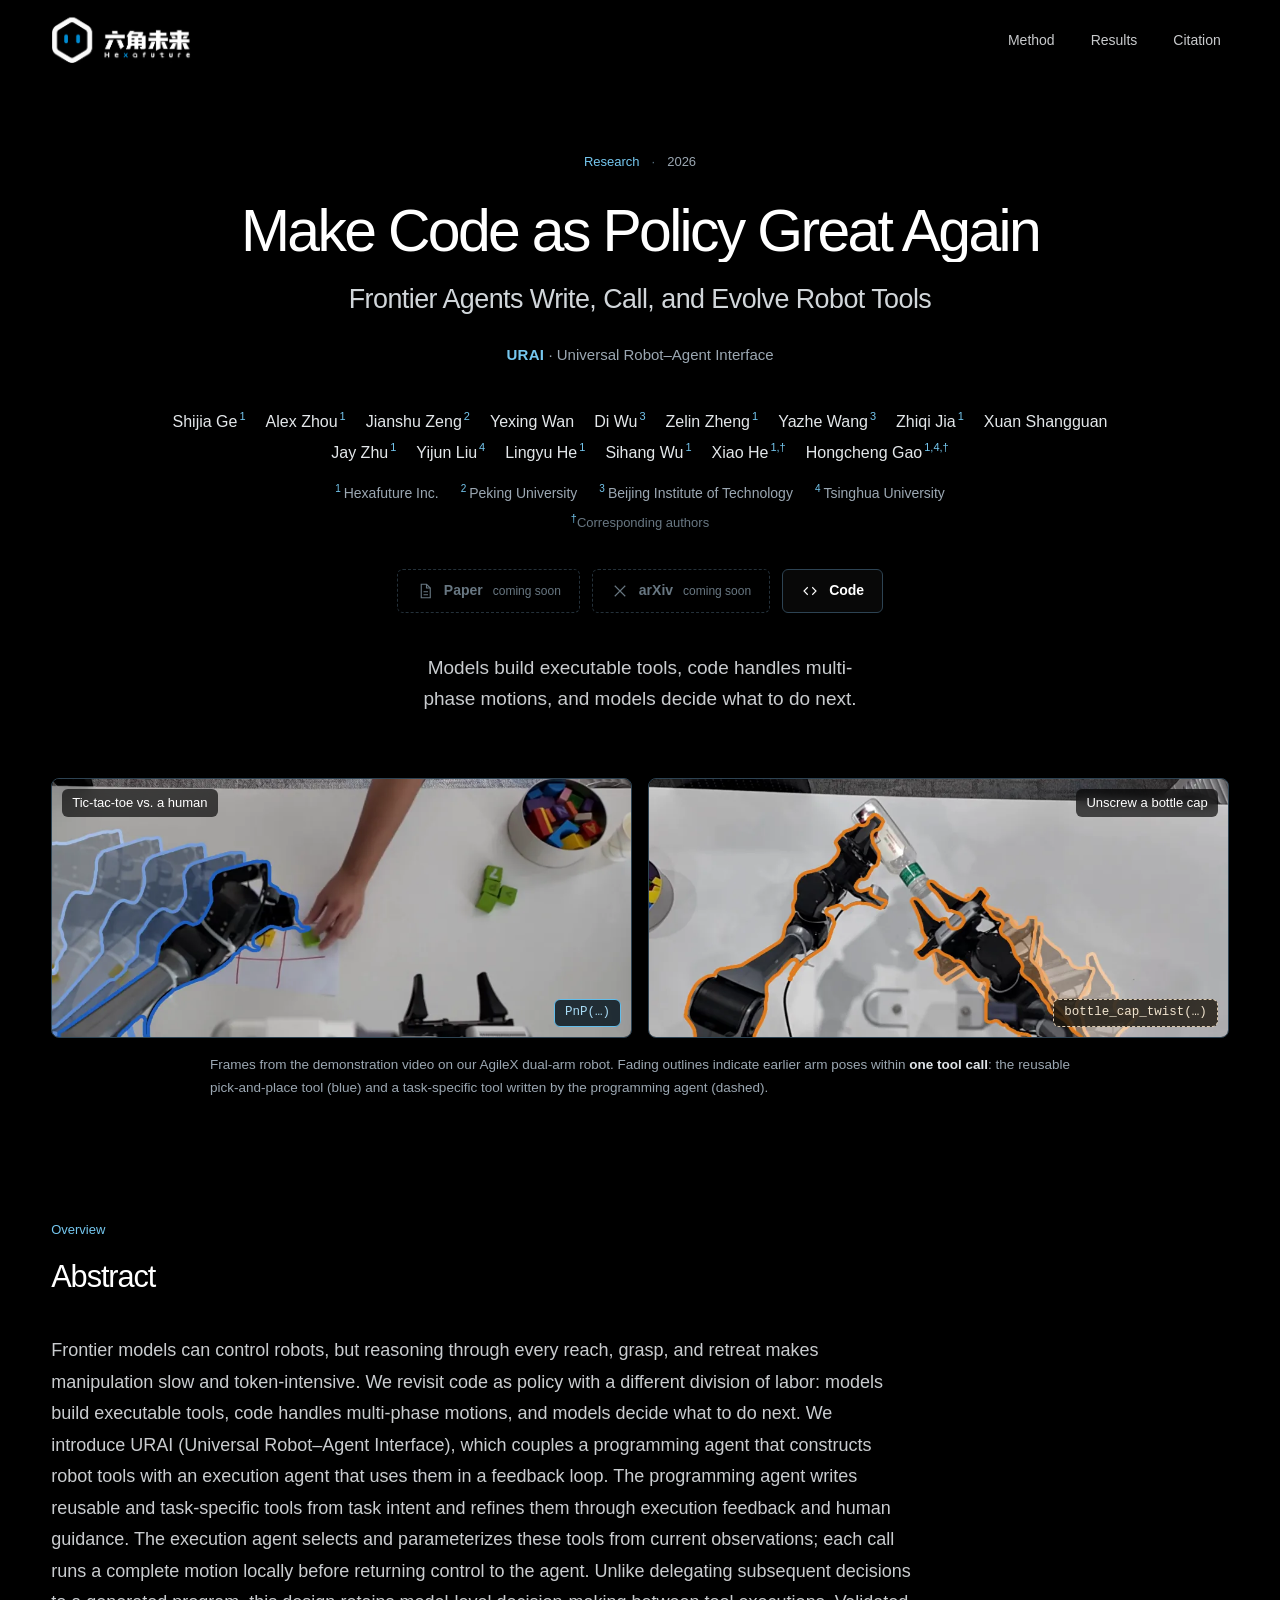
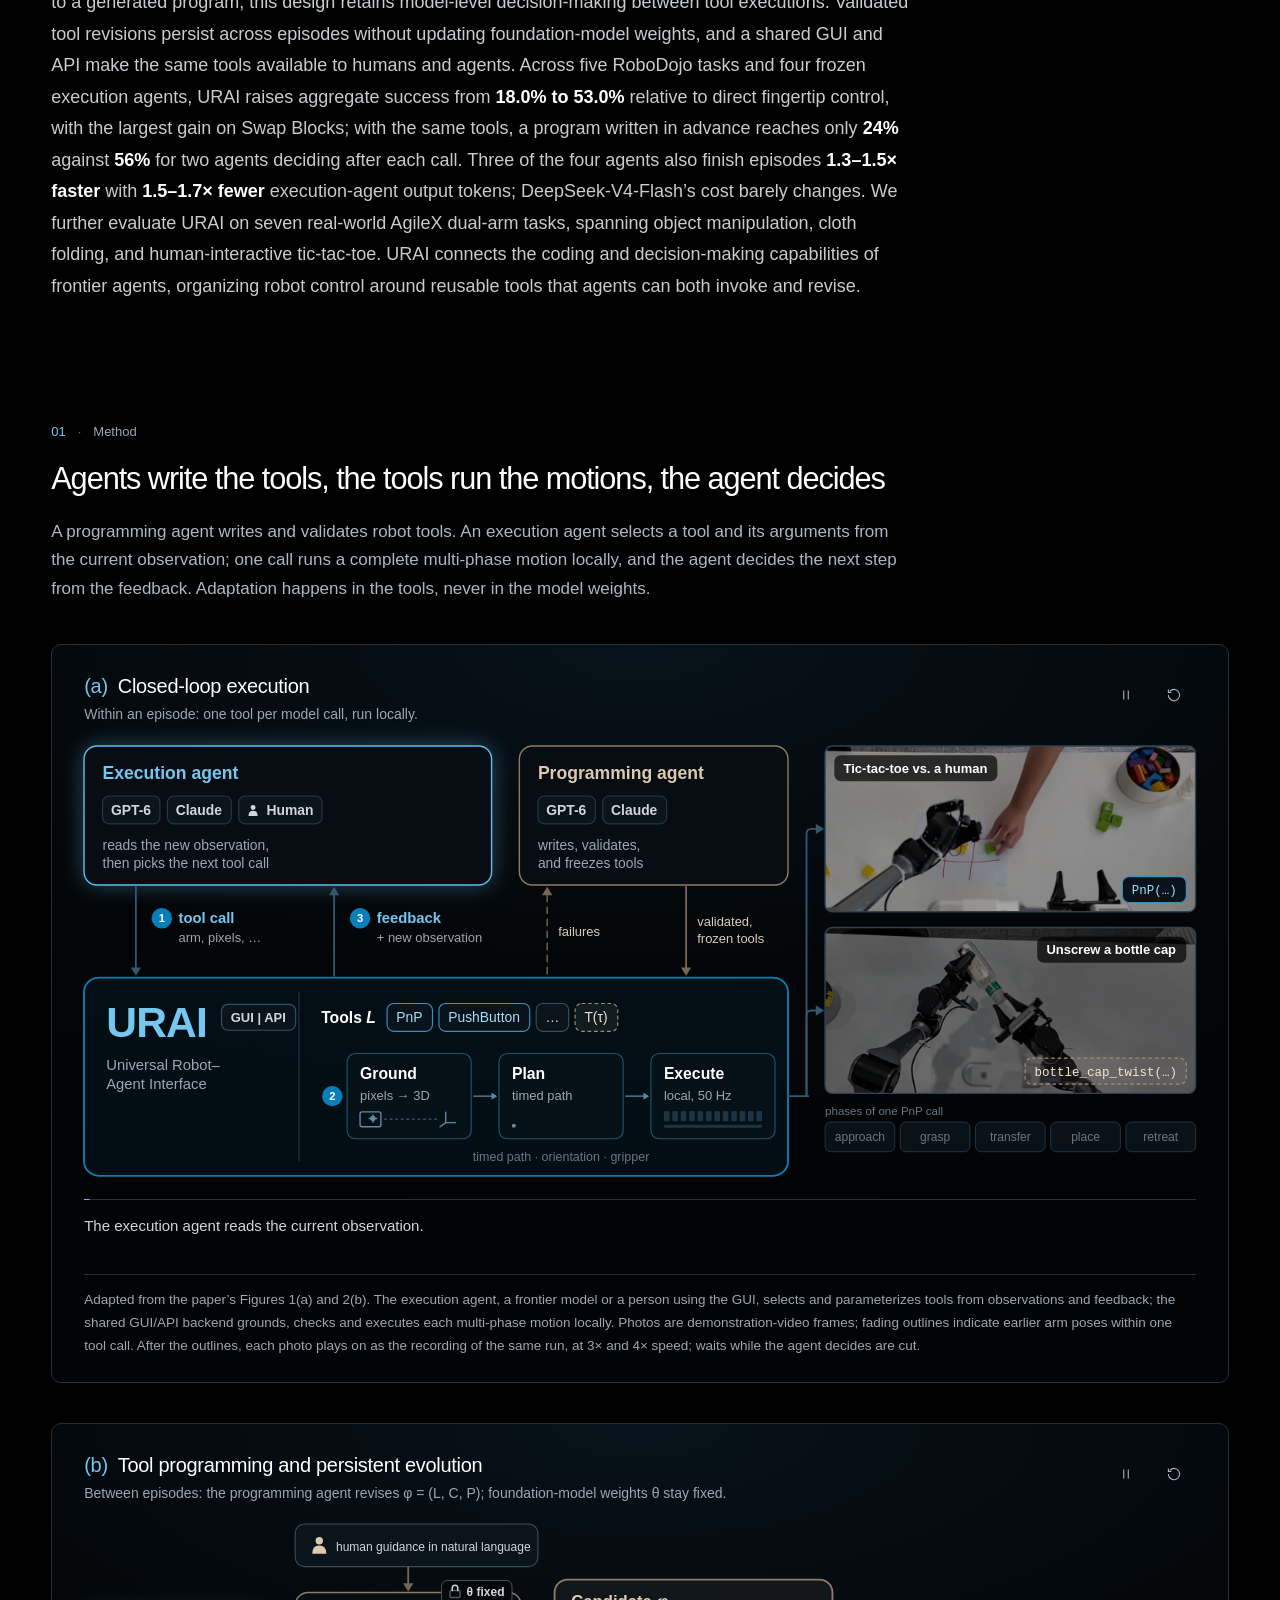
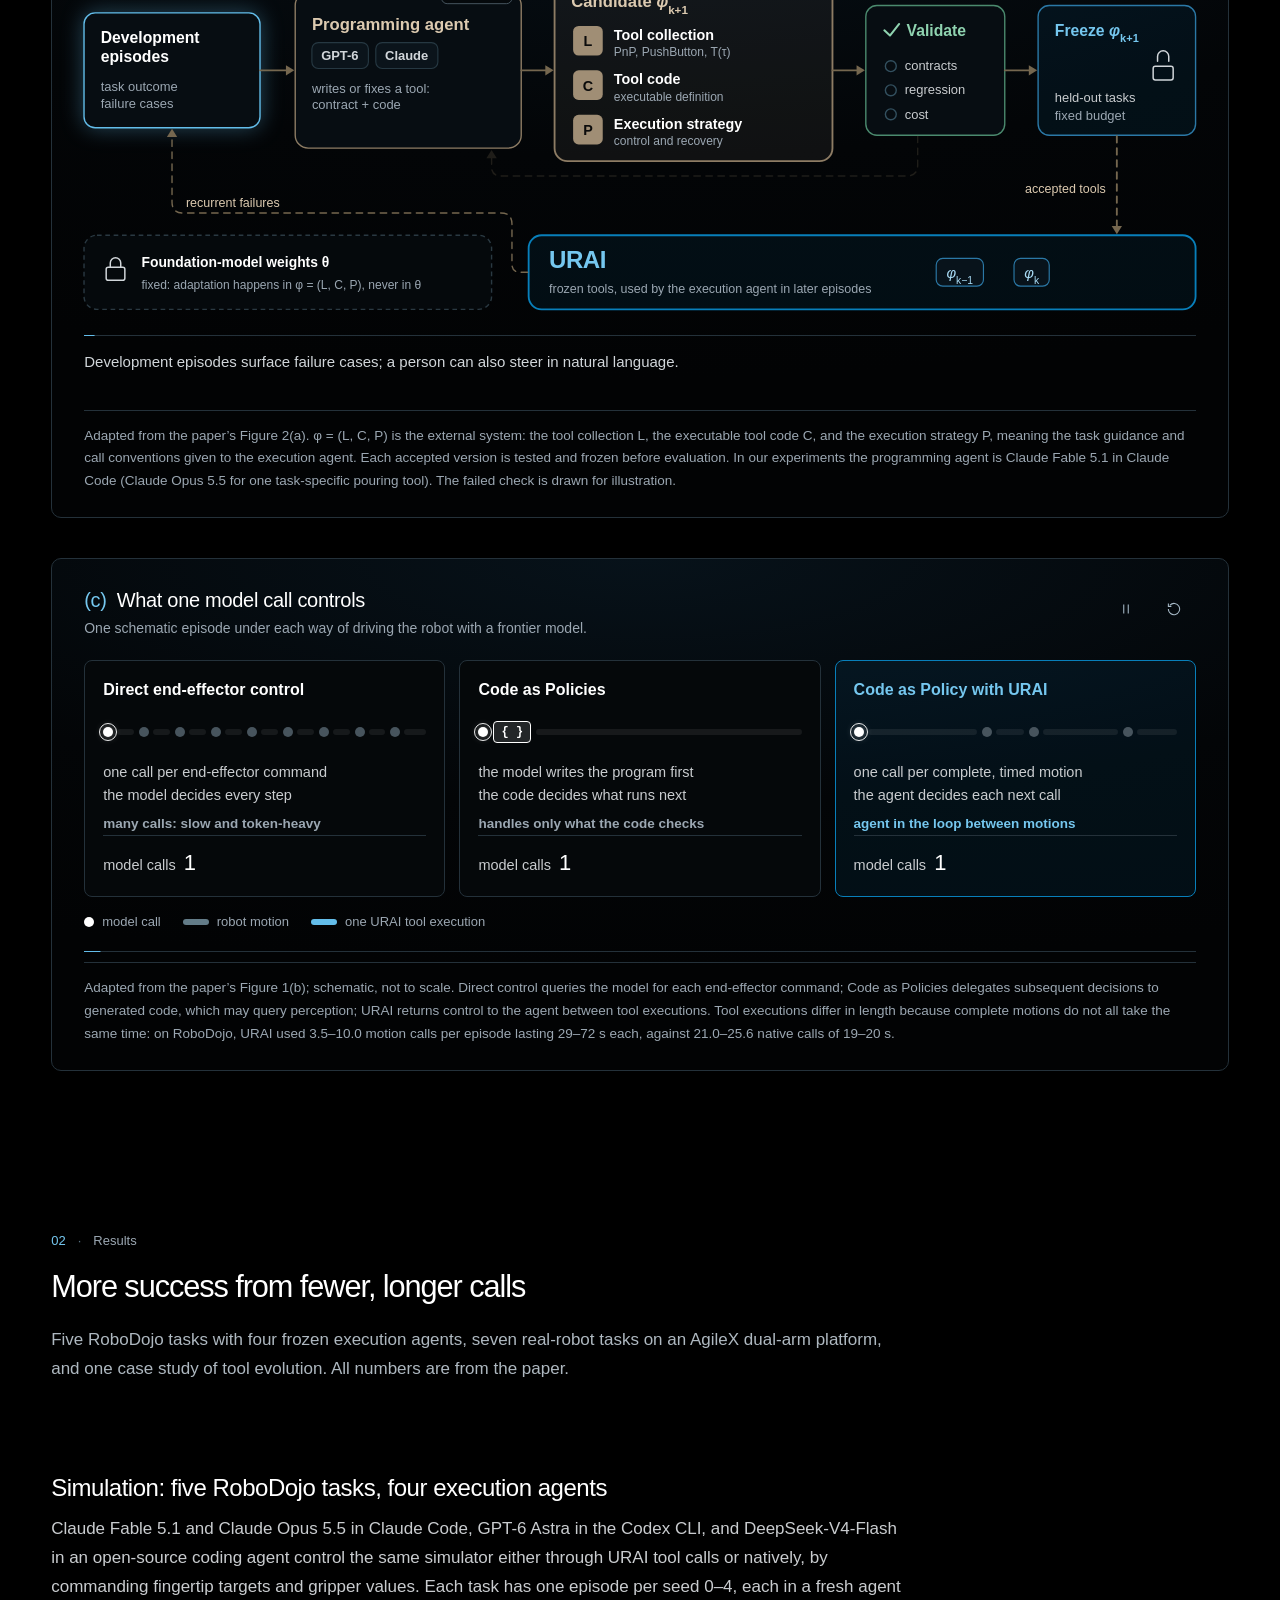
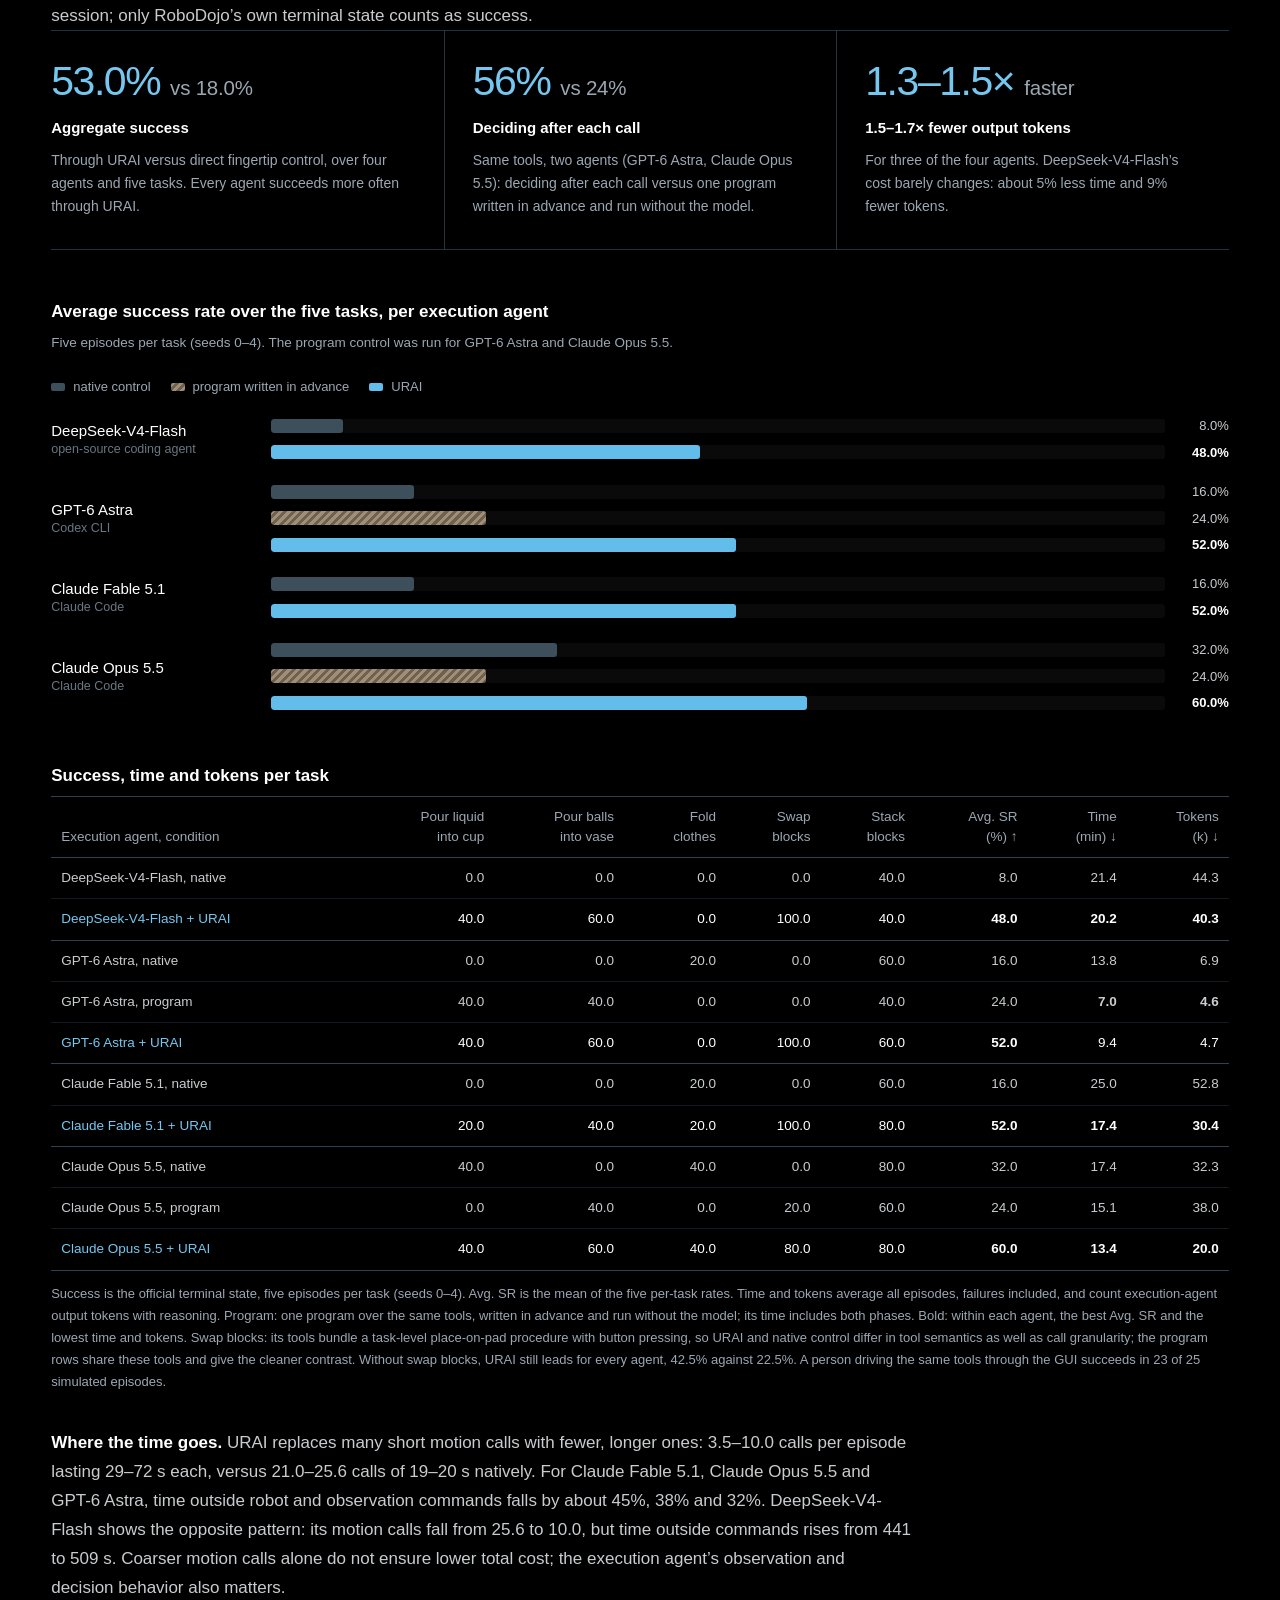
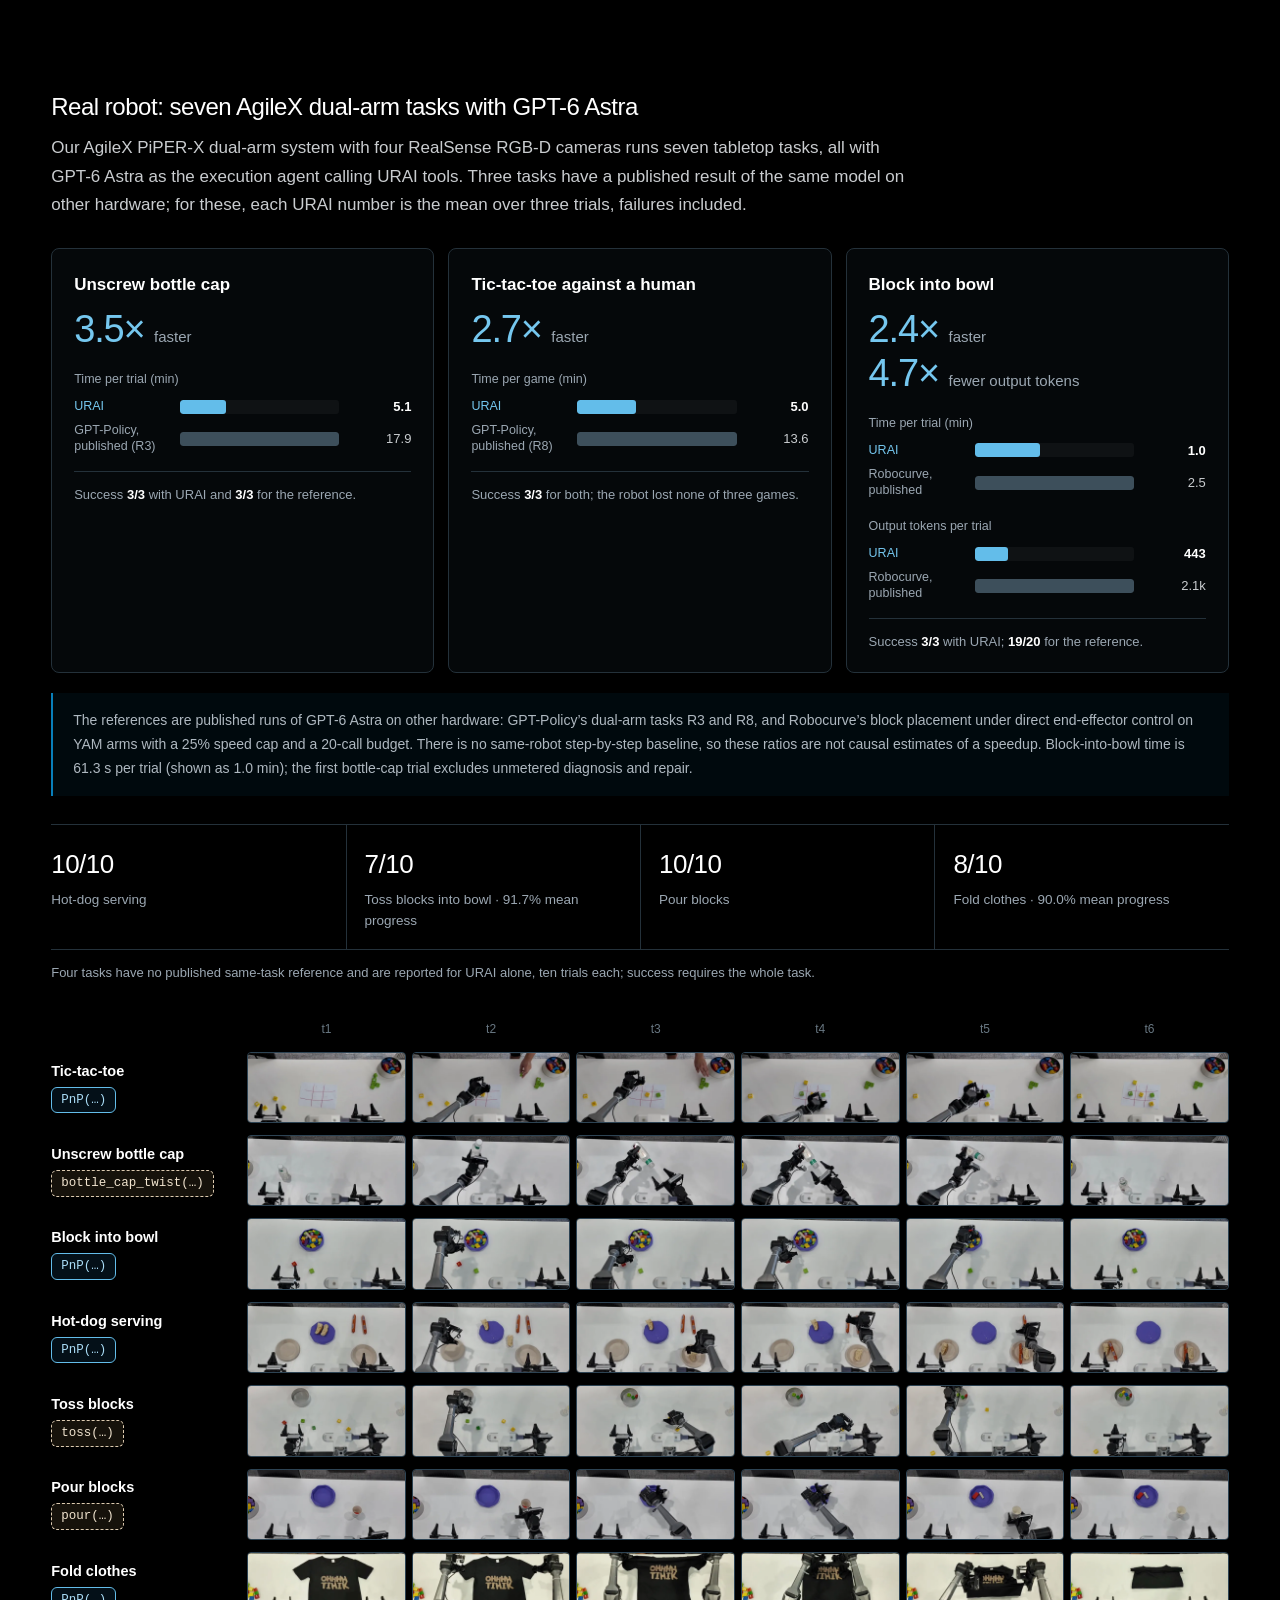
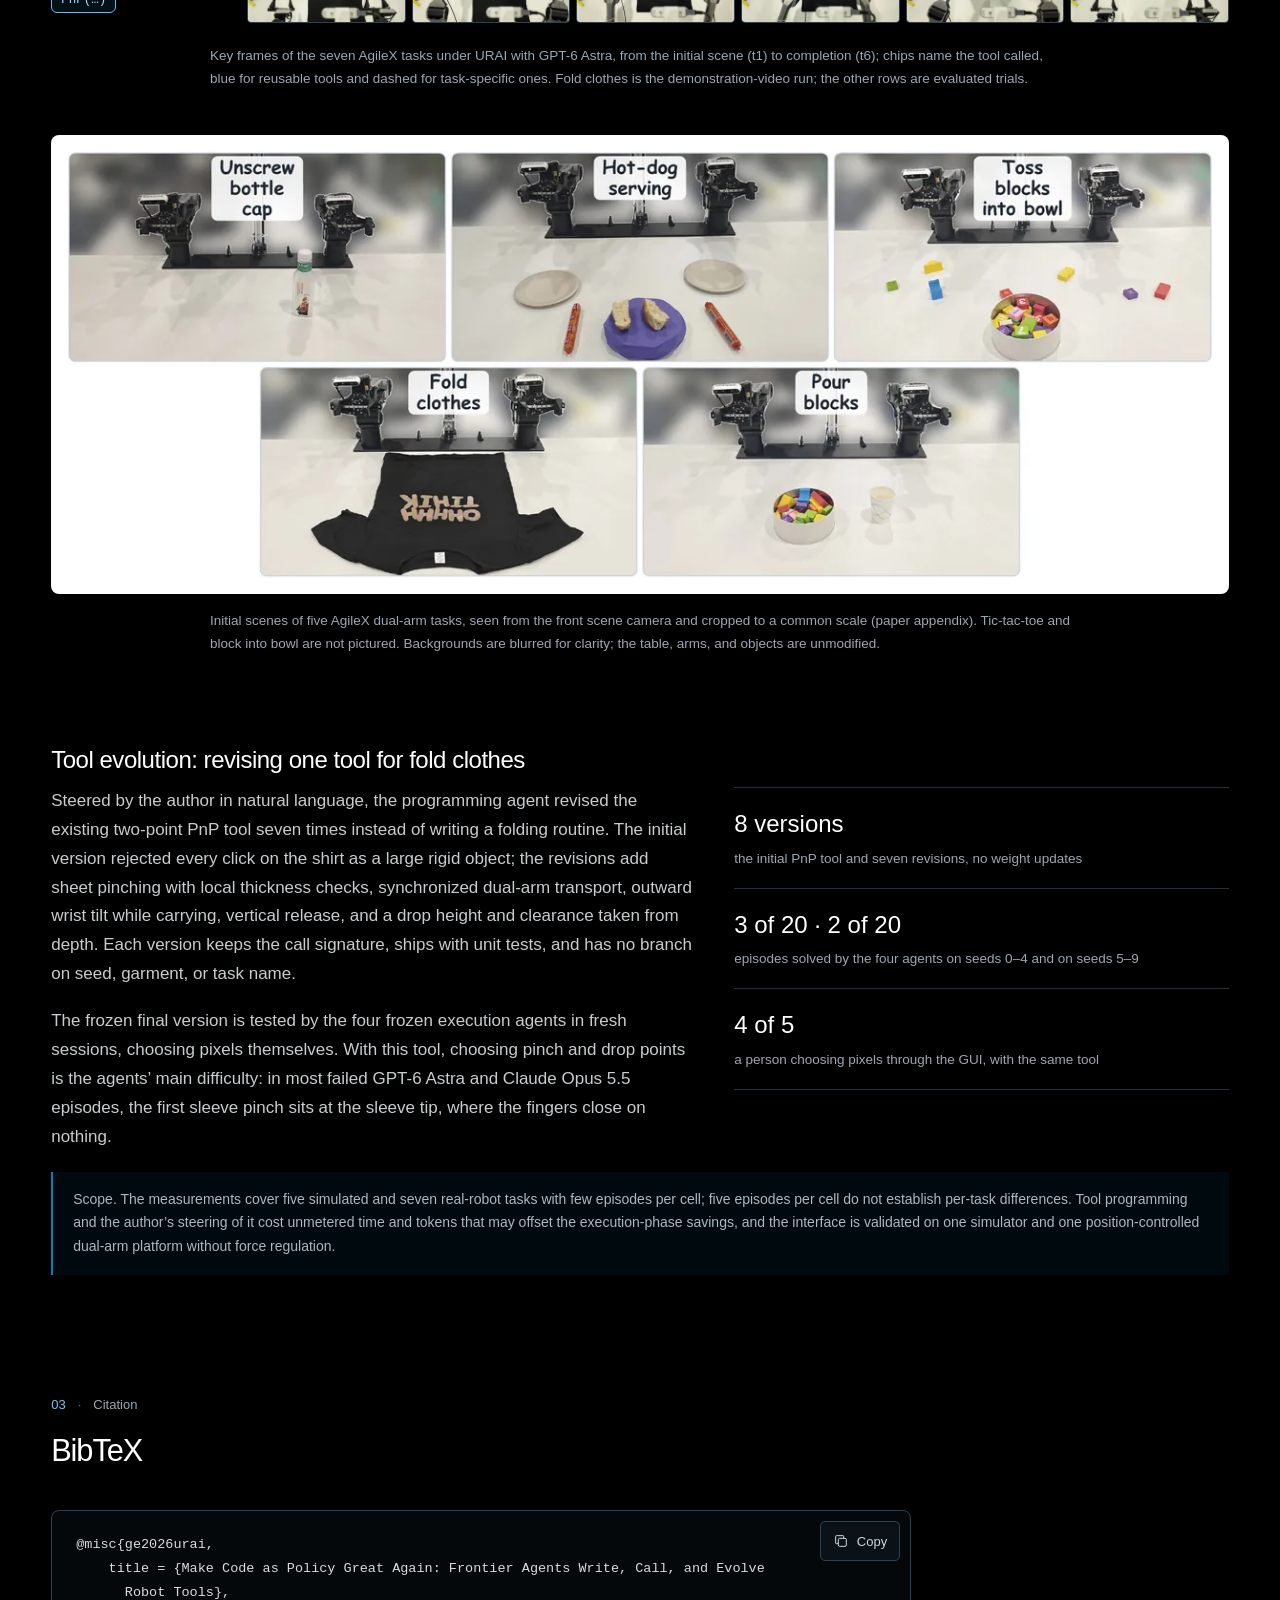
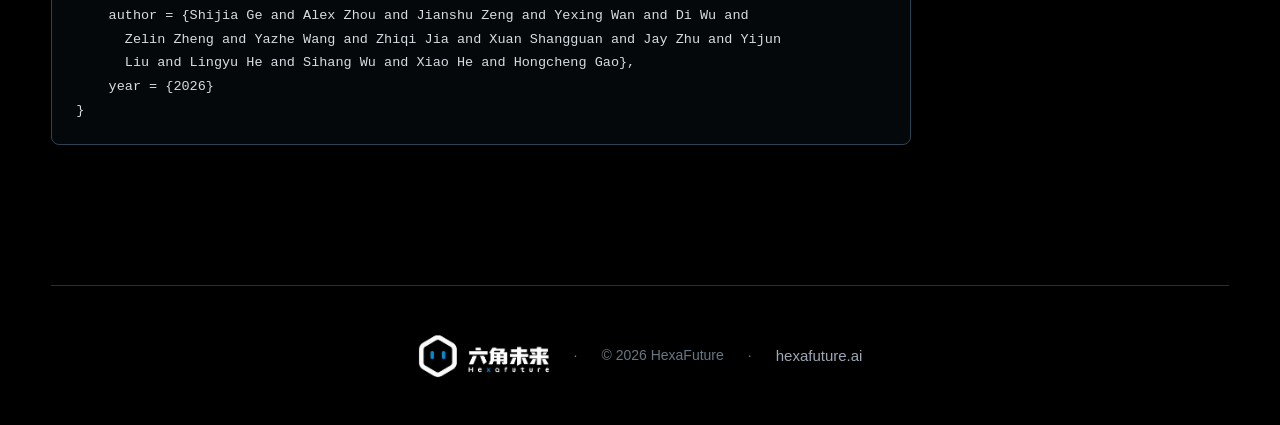
<file: index.html>
<!doctype html>
<html lang="en">
<head>
  <meta charset="utf-8">
  <meta name="viewport" content="width=device-width, initial-scale=1, viewport-fit=cover">
  <meta name="theme-color" content="#000000">
  <title>URAI · Make Code as Policy Great Again</title>
  <meta name="description" content="URAI (Universal Robot–Agent Interface): frontier agents write, call, and evolve robot tools. Models build executable tools, code handles multi-phase motions, and models decide what to do next.">
  <meta property="og:type" content="website">
  <meta property="og:site_name" content="HexaFuture">
  <meta property="og:title" content="Make Code as Policy Great Again: Frontier Agents Write, Call, and Evolve Robot Tools">
  <meta property="og:description" content="URAI couples a programming agent that writes robot tools with an execution agent that calls them, one complete motion per call, and decides again from fresh observations.">
  <meta name="twitter:card" content="summary">
  <link rel="icon" type="image/svg+xml" href="favicon.svg">
  <link rel="stylesheet" href="assets/css/site.css">
  <link rel="stylesheet" href="assets/css/scenes.css">
  <script type="module" src="assets/js/main.js"></script>
</head>
<body>
  <a class="skip-link" href="#main">Skip to content</a>
  <header class="site-header">
    <div class="header-inner">
      <a class="brand" href="https://hexafuture.ai/home/" aria-label="HexaFuture home" translate="no">
        <img src="assets/img/hexa-lockup.svg" width="1192" height="402" alt="六角未来 · Hexafuture">
      </a>
      <nav class="site-nav" aria-label="Sections">
        <a href="#method"><span class="nav-label">Method</span></a>
        <a href="#results"><span class="nav-label">Results</span></a>
        <a href="#citation"><span class="nav-label">Citation</span></a>
      </nav>
    </div>
  </header>

  <main id="main" tabindex="-1">
    <section class="hero wrap" id="top" aria-labelledby="paper-title">
      <p class="eyebrow"><span>Research</span><span aria-hidden="true">·</span><span>2026</span></p>
      <h1 class="title" id="paper-title">
        <span class="title-main shine">Make Code as Policy Great Again</span>
        <span class="title-sub shine">Frontier Agents Write, Call, and Evolve Robot Tools</span>
      </h1>
      <p class="system-line"><b>URAI</b> · Universal Robot–Agent Interface</p>
      <ul class="authors" aria-label="Authors">
        <li>Shijia Ge<sup>1</sup></li>
        <li>Alex Zhou<sup>1</sup></li>
        <li>Jianshu Zeng<sup>2</sup></li>
        <li>Yexing Wan</li>
        <li>Di Wu<sup>3</sup></li>
        <li>Zelin Zheng<sup>1</sup></li>
        <li>Yazhe Wang<sup>3</sup></li>
        <li>Zhiqi Jia<sup>1</sup></li>
        <li>Xuan Shangguan</li>
        <li>Jay Zhu<sup>1</sup></li>
        <li>Yijun Liu<sup>4</sup></li>
        <li>Lingyu He<sup>1</sup></li>
        <li>Sihang Wu<sup>1</sup></li>
        <li>Xiao He<sup>1,†</sup></li>
        <li>Hongcheng Gao<sup>1,4,†</sup></li>
      </ul>
      <p class="affiliations">
        <span><sup>1</sup>Hexafuture Inc.</span>
        <span><sup>2</sup>Peking University</span>
        <span><sup>3</sup>Beijing Institute of Technology</span>
        <span><sup>4</sup>Tsinghua University</span>
      </p>
      <p class="corresponding"><sup>†</sup>Corresponding authors</p>
      <div class="actions">
        <span class="btn is-soon" role="link" aria-disabled="true">
          <svg viewBox="0 0 24 24" aria-hidden="true"><path d="M7 3h7l5 5v13H7z"/><path d="M14 3v5h5M10 13h6M10 17h6"/></svg>
          Paper <span class="soon">coming soon</span>
        </span>
        <span class="btn is-soon" role="link" aria-disabled="true">
          <svg viewBox="0 0 24 24" aria-hidden="true"><path d="M5 5l14 14M19 5L5 19"/></svg>
          arXiv <span class="soon">coming soon</span>
        </span>
        <a class="btn" href="https://github.com/HexaFuture/URAI">
          <svg viewBox="0 0 24 24" aria-hidden="true"><path d="M9 7l-5 5 5 5M15 7l5 5-5 5"/></svg>
          Code
        </a>
      </div>
      <p class="summary-line">Models build executable tools, code handles multi-phase motions, and models decide what to do next.</p>
    </section>

    <section class="teaser wrap" aria-label="Real-robot examples">
      <div class="teaser-grid">
        <figure class="photo">
          <img src="assets/img/teaser/tictactoe-ghost.webp" width="960" height="430" fetchpriority="high"
            alt="An AgileX robot arm places a block on a tic-tac-toe grid while a person places a green block; fading outlines trace the arm's earlier poses.">
          <span class="photo-label">Tic-tac-toe vs. a human</span>
          <code class="code-chip tool-reusable">PnP(…)</code>
        </figure>
        <figure class="photo">
          <img src="assets/img/teaser/bottlecap-ghost.webp" width="960" height="430"
            alt="Two AgileX robot arms: the left holds a bottle while the right grips its cap; fading outlines trace the right arm's approach.">
          <span class="photo-label right">Unscrew a bottle cap</span>
          <code class="code-chip tool-task">bottle_cap_twist(…)</code>
        </figure>
      </div>
      <p class="figure-caption">Frames from the demonstration video on our AgileX dual-arm robot. Fading outlines indicate earlier arm poses within <b>one tool call</b>: the reusable pick-and-place tool (blue) and a task-specific tool written by the programming agent (dashed).</p>
    </section>

    <section class="section wrap" id="abstract" aria-labelledby="abstract-title">
      <div class="reading">
        <div class="section-head">
          <p class="eyebrow"><span>Overview</span></p>
          <h2 class="section-title" id="abstract-title">Abstract</h2>
        </div>
        <div class="abstract">
          <p>Frontier models can control robots, but reasoning through every reach, grasp, and retreat makes manipulation slow and token-intensive. We revisit code as policy with a different division of labor: models build executable tools, code handles multi-phase motions, and models decide what to do next. We introduce URAI (Universal Robot–Agent Interface), which couples a programming agent that constructs robot tools with an execution agent that uses them in a feedback loop. The programming agent writes reusable and task-specific tools from task intent and refines them through execution feedback and human guidance. The execution agent selects and parameterizes these tools from current observations; each call runs a complete motion locally before returning control to the agent. Unlike delegating subsequent decisions to a generated program, this design retains model-level decision-making between tool executions. Validated tool revisions persist across episodes without updating foundation-model weights, and a shared GUI and API make the same tools available to humans and agents. Across five RoboDojo tasks and four frozen execution agents, URAI raises aggregate success from <strong>18.0% to 53.0%</strong> relative to direct fingertip control, with the largest gain on Swap Blocks; with the same tools, a program written in advance reaches only <strong>24%</strong> against <strong>56%</strong> for two agents deciding after each call. Three of the four agents also finish episodes <strong>1.3–1.5× faster</strong> with <strong>1.5–1.7× fewer</strong> execution-agent output tokens; DeepSeek-V4-Flash’s cost barely changes. We further evaluate URAI on seven real-world AgileX dual-arm tasks, spanning object manipulation, cloth folding, and human-interactive tic-tac-toe. URAI connects the coding and decision-making capabilities of frontier agents, organizing robot control around reusable tools that agents can both invoke and revise.</p>
        </div>
      </div>
    </section>

    <section class="section wrap" id="method" aria-labelledby="method-title">
      <div class="section-head">
        <p class="eyebrow"><span>01</span><span aria-hidden="true">·</span><span>Method</span></p>
        <h2 class="section-title" id="method-title">Agents write the tools, the tools run the motions, the agent decides</h2>
        <p class="section-lead">A programming agent writes and validates robot tools. An execution agent selects a tool and its arguments from the current observation; one call runs a complete multi-phase motion locally, and the agent decides the next step from the feedback. Adaptation happens in the tools, never in the model weights.</p>
      </div>

      <figure class="scene-figure" id="fig-loop" aria-labelledby="fig-loop-title">
        <div class="scene-head">
          <div>
            <h3 class="scene-title" id="fig-loop-title"><span class="panel">(a)</span>Closed-loop execution</h3>
            <p class="scene-sub">Within an episode: one tool per model call, run locally.</p>
          </div>
          <div class="scene-controls">
            <button class="scene-btn" type="button" data-scene-toggle aria-pressed="false" aria-label="Pause animation">
              <svg class="icon-pause" viewBox="0 0 24 24" aria-hidden="true"><path d="M9 6v12M15 6v12"/></svg>
              <svg class="icon-play" viewBox="0 0 24 24" aria-hidden="true"><path d="M8 5.5v13l10.5-6.5z"/></svg>
            </button>
            <button class="scene-btn" type="button" data-scene-replay aria-label="Replay animation">
              <svg viewBox="0 0 24 24" aria-hidden="true"><path d="M4.5 12a7.5 7.5 0 1 0 2.2-5.3"/><path d="M4.5 4.5v4h4"/></svg>
            </button>
          </div>
        </div>
        <div class="scene-stage" data-scene-stage>
          <noscript><img src="assets/img/figures/overview-1600.webp" width="1600" height="707" alt="Paper Figure 1: URAI overview."></noscript>
        </div>
        <div class="scene-progress" data-scene-progress aria-hidden="true"><span></span></div>
        <p class="scene-status" data-scene-status>Execution agent → tool call (arm, pixels, …) → URAI: Ground (pixels → 3D), Plan (timed path), Execute (local, 50 Hz) → feedback + new observation → next decision.</p>
        <figcaption class="figure-caption">Adapted from the paper’s Figures 1(a) and 2(b). The execution agent, a frontier model or a person using the GUI, selects and parameterizes tools from observations and feedback; the shared GUI/API backend grounds, checks and executes each multi-phase motion locally. Photos are demonstration-video frames; fading outlines indicate earlier arm poses within one tool call. After the outlines, each photo plays on as the recording of the same run, at 3× and 4× speed; waits while the agent decides are cut.</figcaption>
      </figure>

      <figure class="scene-figure" id="fig-evolution" aria-labelledby="fig-evolution-title">
        <div class="scene-head">
          <div>
            <h3 class="scene-title" id="fig-evolution-title"><span class="panel">(b)</span>Tool programming and persistent evolution</h3>
            <p class="scene-sub">Between episodes: the programming agent revises φ = (L, C, P); foundation-model weights θ stay fixed.</p>
          </div>
          <div class="scene-controls">
            <button class="scene-btn" type="button" data-scene-toggle aria-pressed="false" aria-label="Pause animation">
              <svg class="icon-pause" viewBox="0 0 24 24" aria-hidden="true"><path d="M9 6v12M15 6v12"/></svg>
              <svg class="icon-play" viewBox="0 0 24 24" aria-hidden="true"><path d="M8 5.5v13l10.5-6.5z"/></svg>
            </button>
            <button class="scene-btn" type="button" data-scene-replay aria-label="Replay animation">
              <svg viewBox="0 0 24 24" aria-hidden="true"><path d="M4.5 12a7.5 7.5 0 1 0 2.2-5.3"/><path d="M4.5 4.5v4h4"/></svg>
            </button>
          </div>
        </div>
        <div class="scene-stage" data-scene-stage>
          <noscript><img src="assets/img/figures/framework-1600.webp" width="1600" height="912" alt="Paper Figure 2: tool development and execution in URAI."></noscript>
        </div>
        <div class="scene-progress" data-scene-progress aria-hidden="true"><span></span></div>
        <p class="scene-status" data-scene-status>Failures and human guidance → programming agent → candidate φ = (L, C, P) → validate (contracts, regression, cost) → freeze → accepted tools in URAI for later episodes. Foundation-model weights θ stay fixed.</p>
        <figcaption class="figure-caption">Adapted from the paper’s Figure 2(a). φ = (L, C, P) is the external system: the tool collection L, the executable tool code C, and the execution strategy P, meaning the task guidance and call conventions given to the execution agent. Each accepted version is tested and frozen before evaluation. In our experiments the programming agent is Claude Fable 5.1 in Claude Code (Claude Opus 5.5 for one task-specific pouring tool). The failed check is drawn for illustration.</figcaption>
      </figure>

      <figure class="scene-figure" id="fig-modes" aria-labelledby="fig-modes-title">
        <div class="scene-head">
          <div>
            <h3 class="scene-title" id="fig-modes-title"><span class="panel">(c)</span>What one model call controls</h3>
            <p class="scene-sub">One schematic episode under each way of driving the robot with a frontier model.</p>
          </div>
          <div class="scene-controls">
            <button class="scene-btn" type="button" data-scene-toggle aria-pressed="false" aria-label="Pause animation">
              <svg class="icon-pause" viewBox="0 0 24 24" aria-hidden="true"><path d="M9 6v12M15 6v12"/></svg>
              <svg class="icon-play" viewBox="0 0 24 24" aria-hidden="true"><path d="M8 5.5v13l10.5-6.5z"/></svg>
            </button>
            <button class="scene-btn" type="button" data-scene-replay aria-label="Replay animation">
              <svg viewBox="0 0 24 24" aria-hidden="true"><path d="M4.5 12a7.5 7.5 0 1 0 2.2-5.3"/><path d="M4.5 4.5v4h4"/></svg>
            </button>
          </div>
        </div>
        <div class="modes" data-scene-stage>
          <div class="mode" data-mode="steps">
            <h4 class="mode-name">Direct end-effector control</h4>
            <div class="mode-track" data-track aria-hidden="true"></div>
            <p>one call per end-effector command<br>the model decides every step</p>
            <p class="mode-effect">many calls: slow and token-heavy</p>
            <p class="mode-count">model calls <output data-count>9</output></p>
          </div>
          <div class="mode" data-mode="program">
            <h4 class="mode-name">Code as Policies</h4>
            <div class="mode-track" data-track aria-hidden="true"></div>
            <p>the model writes the program first<br>the code decides what runs next</p>
            <p class="mode-effect">handles only what the code checks</p>
            <p class="mode-count">model calls <output data-count>1</output></p>
          </div>
          <div class="mode is-ours" data-mode="tools">
            <h4 class="mode-name">Code as Policy with URAI</h4>
            <div class="mode-track" data-track aria-hidden="true"></div>
            <p>one call per complete, timed motion<br>the agent decides each next call</p>
            <p class="mode-effect">agent in the loop between motions</p>
            <p class="mode-count">model calls <output data-count>4</output></p>
          </div>
        </div>
        <div class="modes-legend" aria-hidden="true">
          <span><i class="legend-dot"></i>model call</span>
          <span><i class="legend-bar"></i>robot motion</span>
          <span><i class="legend-bar ours"></i>one URAI tool execution</span>
        </div>
        <div class="scene-progress" data-scene-progress aria-hidden="true"><span></span></div>
        <figcaption class="figure-caption">Adapted from the paper’s Figure 1(b); schematic, not to scale. Direct control queries the model for each end-effector command; Code as Policies delegates subsequent decisions to generated code, which may query perception; URAI returns control to the agent between tool executions. Tool executions differ in length because complete motions do not all take the same time: on RoboDojo, URAI used 3.5–10.0 motion calls per episode lasting 29–72 s each, against 21.0–25.6 native calls of 19–20 s.</figcaption>
      </figure>
    </section>

    <section class="section wrap" id="results" aria-labelledby="results-title">
      <div class="section-head">
        <p class="eyebrow"><span>02</span><span aria-hidden="true">·</span><span>Results</span></p>
        <h2 class="section-title" id="results-title">More success from fewer, longer calls</h2>
        <p class="section-lead">Five RoboDojo tasks with four frozen execution agents, seven real-robot tasks on an AgileX dual-arm platform, and one case study of tool evolution. All numbers are from the paper.</p>
      </div>

      <div class="subsection" id="simulation">
        <h3 class="subsection-title">Simulation: five RoboDojo tasks, four execution agents</h3>
        <div class="prose reading">
          <p>Claude Fable 5.1 and Claude Opus 5.5 in Claude Code, GPT-6 Astra in the Codex CLI, and DeepSeek-V4-Flash in an open-source coding agent control the same simulator either through URAI tool calls or natively, by commanding fingertip targets and gripper values. Each task has one episode per seed 0–4, each in a fresh agent session; only RoboDojo’s own terminal state counts as success.</p>
        </div>
        <div class="stats">
          <div class="stat">
            <span class="stat-value"><span class="accent">53.0%</span> <small>vs 18.0%</small></span>
            <span class="stat-label">Aggregate success</span>
            <p>Through URAI versus direct fingertip control, over four agents and five tasks. Every agent succeeds more often through URAI.</p>
          </div>
          <div class="stat">
            <span class="stat-value"><span class="accent">56%</span> <small>vs 24%</small></span>
            <span class="stat-label">Deciding after each call</span>
            <p>Same tools, two agents (GPT-6 Astra, Claude Opus 5.5): deciding after each call versus one program written in advance and run without the model.</p>
          </div>
          <div class="stat">
            <span class="stat-value"><span class="accent">1.3–1.5×</span> <small>faster</small></span>
            <span class="stat-label">1.5–1.7× fewer output tokens</span>
            <p>For three of the four agents. DeepSeek-V4-Flash’s cost barely changes: about 5% less time and 9% fewer tokens.</p>
          </div>
        </div>

        <div class="chart reveal" aria-labelledby="chart-title">
          <p class="chart-title" id="chart-title">Average success rate over the five tasks, per execution agent</p>
          <p class="chart-note">Five episodes per task (seeds 0–4). The program control was run for GPT-6 Astra and Claude Opus 5.5.</p>
          <div class="chart-legend" aria-hidden="true">
            <span><i class="swatch native"></i>native control</span>
            <span><i class="swatch program"></i>program written in advance</span>
            <span><i class="swatch urai"></i>URAI</span>
          </div>
          <ul class="agent-rows">
            <li class="agent-row">
              <span class="agent-name">DeepSeek-V4-Flash<small>open-source coding agent</small></span>
              <div class="bars">
                <div class="bar-line native"><span class="bar-track"><span class="bar native" style="--v: 8%"></span></span><span class="bar-val">8.0%</span></div>
                <div class="bar-line urai"><span class="bar-track"><span class="bar urai" style="--v: 48%"></span></span><span class="bar-val">48.0%</span></div>
              </div>
            </li>
            <li class="agent-row">
              <span class="agent-name">GPT-6 Astra<small>Codex CLI</small></span>
              <div class="bars">
                <div class="bar-line native"><span class="bar-track"><span class="bar native" style="--v: 16%"></span></span><span class="bar-val">16.0%</span></div>
                <div class="bar-line program"><span class="bar-track"><span class="bar program" style="--v: 24%"></span></span><span class="bar-val">24.0%</span></div>
                <div class="bar-line urai"><span class="bar-track"><span class="bar urai" style="--v: 52%"></span></span><span class="bar-val">52.0%</span></div>
              </div>
            </li>
            <li class="agent-row">
              <span class="agent-name">Claude Fable 5.1<small>Claude Code</small></span>
              <div class="bars">
                <div class="bar-line native"><span class="bar-track"><span class="bar native" style="--v: 16%"></span></span><span class="bar-val">16.0%</span></div>
                <div class="bar-line urai"><span class="bar-track"><span class="bar urai" style="--v: 52%"></span></span><span class="bar-val">52.0%</span></div>
              </div>
            </li>
            <li class="agent-row">
              <span class="agent-name">Claude Opus 5.5<small>Claude Code</small></span>
              <div class="bars">
                <div class="bar-line native"><span class="bar-track"><span class="bar native" style="--v: 32%"></span></span><span class="bar-val">32.0%</span></div>
                <div class="bar-line program"><span class="bar-track"><span class="bar program" style="--v: 24%"></span></span><span class="bar-val">24.0%</span></div>
                <div class="bar-line urai"><span class="bar-track"><span class="bar urai" style="--v: 60%"></span></span><span class="bar-val">60.0%</span></div>
              </div>
            </li>
          </ul>
        </div>

        <div class="table-wrap">
          <p class="chart-title" id="table-title">Success, time and tokens per task</p>
          <div class="table-scroll" role="region" aria-labelledby="table-title" tabindex="0">
            <table>
              <thead>
                <tr>
                  <th scope="col">Execution agent, condition</th>
                  <th scope="col">Pour liquid<br>into cup</th>
                  <th scope="col">Pour balls<br>into vase</th>
                  <th scope="col">Fold<br>clothes</th>
                  <th scope="col">Swap<br>blocks</th>
                  <th scope="col">Stack<br>blocks</th>
                  <th scope="col">Avg. SR<br>(%) ↑</th>
                  <th scope="col">Time<br>(min) ↓</th>
                  <th scope="col">Tokens<br>(k) ↓</th>
                </tr>
              </thead>
              <tbody>
                <tr><td>DeepSeek-V4-Flash, native</td><td>0.0</td><td>0.0</td><td>0.0</td><td>0.0</td><td>40.0</td><td>8.0</td><td>21.4</td><td>44.3</td></tr>
                <tr class="is-urai group-end"><td>DeepSeek-V4-Flash + URAI</td><td>40.0</td><td>60.0</td><td>0.0</td><td>100.0</td><td>40.0</td><td class="best">48.0</td><td class="best">20.2</td><td class="best">40.3</td></tr>
                <tr><td>GPT-6 Astra, native</td><td>0.0</td><td>0.0</td><td>20.0</td><td>0.0</td><td>60.0</td><td>16.0</td><td>13.8</td><td>6.9</td></tr>
                <tr><td>GPT-6 Astra, program</td><td>40.0</td><td>40.0</td><td>0.0</td><td>0.0</td><td>40.0</td><td>24.0</td><td class="best">7.0</td><td class="best">4.6</td></tr>
                <tr class="is-urai group-end"><td>GPT-6 Astra + URAI</td><td>40.0</td><td>60.0</td><td>0.0</td><td>100.0</td><td>60.0</td><td class="best">52.0</td><td>9.4</td><td>4.7</td></tr>
                <tr><td>Claude Fable 5.1, native</td><td>0.0</td><td>0.0</td><td>20.0</td><td>0.0</td><td>60.0</td><td>16.0</td><td>25.0</td><td>52.8</td></tr>
                <tr class="is-urai group-end"><td>Claude Fable 5.1 + URAI</td><td>20.0</td><td>40.0</td><td>20.0</td><td>100.0</td><td>80.0</td><td class="best">52.0</td><td class="best">17.4</td><td class="best">30.4</td></tr>
                <tr><td>Claude Opus 5.5, native</td><td>40.0</td><td>0.0</td><td>40.0</td><td>0.0</td><td>80.0</td><td>32.0</td><td>17.4</td><td>32.3</td></tr>
                <tr><td>Claude Opus 5.5, program</td><td>0.0</td><td>40.0</td><td>0.0</td><td>20.0</td><td>60.0</td><td>24.0</td><td>15.1</td><td>38.0</td></tr>
                <tr class="is-urai"><td>Claude Opus 5.5 + URAI</td><td>40.0</td><td>60.0</td><td>40.0</td><td>80.0</td><td>80.0</td><td class="best">60.0</td><td class="best">13.4</td><td class="best">20.0</td></tr>
              </tbody>
            </table>
          </div>
          <p class="scroll-hint" aria-hidden="true">Scroll the table sideways to see every column.</p>
          <p class="table-note">Success is the official terminal state, five episodes per task (seeds 0–4). Avg. SR is the mean of the five per-task rates. Time and tokens average all episodes, failures included, and count execution-agent output tokens with reasoning. Program: one program over the same tools, written in advance and run without the model; its time includes both phases. Bold: within each agent, the best Avg. SR and the lowest time and tokens. Swap blocks: its tools bundle a task-level place-on-pad procedure with button pressing, so URAI and native control differ in tool semantics as well as call granularity; the program rows share these tools and give the cleaner contrast. Without swap blocks, URAI still leads for every agent, 42.5% against 22.5%. A person driving the same tools through the GUI succeeds in 23 of 25 simulated episodes.</p>
        </div>

        <div class="prose reading" style="margin-top: 36px">
          <p><strong>Where the time goes.</strong> URAI replaces many short motion calls with fewer, longer ones: 3.5–10.0 calls per episode lasting 29–72 s each, versus 21.0–25.6 calls of 19–20 s natively. For Claude Fable 5.1, Claude Opus 5.5 and GPT-6 Astra, time outside robot and observation commands falls by about 45%, 38% and 32%. DeepSeek-V4-Flash shows the opposite pattern: its motion calls fall from 25.6 to 10.0, but time outside commands rises from 441 to 509 s. Coarser motion calls alone do not ensure lower total cost; the execution agent’s observation and decision behavior also matters.</p>
        </div>
      </div>

      <div class="subsection" id="real-robot">
        <h3 class="subsection-title">Real robot: seven AgileX dual-arm tasks with GPT-6 Astra</h3>
        <div class="prose reading">
          <p>Our AgileX PiPER-X dual-arm system with four RealSense RGB-D cameras runs seven tabletop tasks, all with GPT-6 Astra as the execution agent calling URAI tools. Three tasks have a published result of the same model on other hardware; for these, each URAI number is the mean over three trials, failures included.</p>
        </div>
        <div class="compare">
          <article class="compare-card reveal">
            <h4>Unscrew bottle cap</h4>
            <p class="compare-ratio">3.5× <small>faster</small></p>
            <div class="compare-metric">
              <span>Time per trial (min)</span>
              <div class="compare-bars">
                <div class="bar-line urai"><span class="who">URAI</span><span class="bar-track"><span class="bar urai" style="--v: 28.5%"></span></span><span class="bar-val">5.1</span></div>
                <div class="bar-line native"><span class="who">GPT-Policy, published (R3)</span><span class="bar-track"><span class="bar native" style="--v: 100%"></span></span><span class="bar-val">17.9</span></div>
              </div>
            </div>
            <p class="compare-success">Success <b>3/3</b> with URAI and <b>3/3</b> for the reference.</p>
          </article>
          <article class="compare-card reveal">
            <h4>Tic-tac-toe against a human</h4>
            <p class="compare-ratio">2.7× <small>faster</small></p>
            <div class="compare-metric">
              <span>Time per game (min)</span>
              <div class="compare-bars">
                <div class="bar-line urai"><span class="who">URAI</span><span class="bar-track"><span class="bar urai" style="--v: 36.8%"></span></span><span class="bar-val">5.0</span></div>
                <div class="bar-line native"><span class="who">GPT-Policy, published (R8)</span><span class="bar-track"><span class="bar native" style="--v: 100%"></span></span><span class="bar-val">13.6</span></div>
              </div>
            </div>
            <p class="compare-success">Success <b>3/3</b> for both; the robot lost none of three games.</p>
          </article>
          <article class="compare-card reveal">
            <h4>Block into bowl</h4>
            <p class="compare-ratio">2.4× <small>faster</small></p>
            <p class="compare-ratio">4.7× <small>fewer output tokens</small></p>
            <div class="compare-metric">
              <span>Time per trial (min)</span>
              <div class="compare-bars">
                <div class="bar-line urai"><span class="who">URAI</span><span class="bar-track"><span class="bar urai" style="--v: 40.9%"></span></span><span class="bar-val">1.0</span></div>
                <div class="bar-line native"><span class="who">Robocurve, published</span><span class="bar-track"><span class="bar native" style="--v: 100%"></span></span><span class="bar-val">2.5</span></div>
              </div>
            </div>
            <div class="compare-metric">
              <span>Output tokens per trial</span>
              <div class="compare-bars">
                <div class="bar-line urai"><span class="who">URAI</span><span class="bar-track"><span class="bar urai" style="--v: 21.1%"></span></span><span class="bar-val">443</span></div>
                <div class="bar-line native"><span class="who">Robocurve, published</span><span class="bar-track"><span class="bar native" style="--v: 100%"></span></span><span class="bar-val">2.1k</span></div>
              </div>
            </div>
            <p class="compare-success">Success <b>3/3</b> with URAI; <b>19/20</b> for the reference.</p>
          </article>
        </div>
        <p class="callout">The references are published runs of GPT-6 Astra on other hardware: GPT-Policy’s dual-arm tasks R3 and R8, and Robocurve’s block placement under direct end-effector control on YAM arms with a 25% speed cap and a 20-call budget. There is no same-robot step-by-step baseline, so these ratios are not causal estimates of a speedup. Block-into-bowl time is 61.3 s per trial (shown as 1.0 min); the first bottle-cap trial excludes unmetered diagnosis and repair.</p>

        <div class="solo" aria-label="Tasks without a published reference, ten trials each">
          <div><b>10/10</b><span>Hot-dog serving</span></div>
          <div><b>7/10</b><span>Toss blocks into bowl · 91.7% mean progress</span></div>
          <div><b>10/10</b><span>Pour blocks</span></div>
          <div><b>8/10</b><span>Fold clothes · 90.0% mean progress</span></div>
        </div>
        <p class="table-note">Four tasks have no published same-task reference and are reported for URAI alone, ten trials each; success requires the whole task.</p>

        <figure class="strips" aria-labelledby="strips-caption">
          <div class="strip-head" aria-hidden="true"><span></span><span>t1</span><span>t2</span><span>t3</span><span>t4</span><span>t5</span><span>t6</span></div>
          <div class="strip-row">
            <div class="strip-label"><b>Tic-tac-toe</b><code class="code tool-reusable">PnP(…)</code></div>
            <div class="strip-frames">
              <img src="assets/img/strips/tictactoe/t1.webp" width="640" height="288" loading="lazy" decoding="async" alt="Tic-tac-toe, key frame 1 of 6">
              <img src="assets/img/strips/tictactoe/t2.webp" width="640" height="288" loading="lazy" decoding="async" alt="Tic-tac-toe, key frame 2 of 6">
              <img src="assets/img/strips/tictactoe/t3.webp" width="640" height="288" loading="lazy" decoding="async" alt="Tic-tac-toe, key frame 3 of 6">
              <img src="assets/img/strips/tictactoe/t4.webp" width="640" height="288" loading="lazy" decoding="async" alt="Tic-tac-toe, key frame 4 of 6">
              <img src="assets/img/strips/tictactoe/t5.webp" width="640" height="288" loading="lazy" decoding="async" alt="Tic-tac-toe, key frame 5 of 6">
              <img src="assets/img/strips/tictactoe/t6.webp" width="640" height="288" loading="lazy" decoding="async" alt="Tic-tac-toe, key frame 6 of 6">
            </div>
          </div>
          <div class="strip-row">
            <div class="strip-label"><b>Unscrew bottle cap</b><code class="code tool-task">bottle_cap_twist(…)</code></div>
            <div class="strip-frames">
              <img src="assets/img/strips/bottle_cap/t1.webp" width="640" height="288" loading="lazy" decoding="async" alt="Unscrew bottle cap, key frame 1 of 6">
              <img src="assets/img/strips/bottle_cap/t2.webp" width="640" height="288" loading="lazy" decoding="async" alt="Unscrew bottle cap, key frame 2 of 6">
              <img src="assets/img/strips/bottle_cap/t3.webp" width="640" height="288" loading="lazy" decoding="async" alt="Unscrew bottle cap, key frame 3 of 6">
              <img src="assets/img/strips/bottle_cap/t4.webp" width="640" height="288" loading="lazy" decoding="async" alt="Unscrew bottle cap, key frame 4 of 6">
              <img src="assets/img/strips/bottle_cap/t5.webp" width="640" height="288" loading="lazy" decoding="async" alt="Unscrew bottle cap, key frame 5 of 6">
              <img src="assets/img/strips/bottle_cap/t6.webp" width="640" height="288" loading="lazy" decoding="async" alt="Unscrew bottle cap, key frame 6 of 6">
            </div>
          </div>
          <div class="strip-row">
            <div class="strip-label"><b>Block into bowl</b><code class="code tool-reusable">PnP(…)</code></div>
            <div class="strip-frames">
              <img src="assets/img/strips/block_into_bowl/t1.webp" width="640" height="288" loading="lazy" decoding="async" alt="Block into bowl, key frame 1 of 6">
              <img src="assets/img/strips/block_into_bowl/t2.webp" width="640" height="288" loading="lazy" decoding="async" alt="Block into bowl, key frame 2 of 6">
              <img src="assets/img/strips/block_into_bowl/t3.webp" width="640" height="288" loading="lazy" decoding="async" alt="Block into bowl, key frame 3 of 6">
              <img src="assets/img/strips/block_into_bowl/t4.webp" width="640" height="288" loading="lazy" decoding="async" alt="Block into bowl, key frame 4 of 6">
              <img src="assets/img/strips/block_into_bowl/t5.webp" width="640" height="288" loading="lazy" decoding="async" alt="Block into bowl, key frame 5 of 6">
              <img src="assets/img/strips/block_into_bowl/t6.webp" width="640" height="288" loading="lazy" decoding="async" alt="Block into bowl, key frame 6 of 6">
            </div>
          </div>
          <div class="strip-row">
            <div class="strip-label"><b>Hot-dog serving</b><code class="code tool-reusable">PnP(…)</code></div>
            <div class="strip-frames">
              <img src="assets/img/strips/hotdog/t1.webp" width="640" height="288" loading="lazy" decoding="async" alt="Hot-dog serving, key frame 1 of 6">
              <img src="assets/img/strips/hotdog/t2.webp" width="640" height="288" loading="lazy" decoding="async" alt="Hot-dog serving, key frame 2 of 6">
              <img src="assets/img/strips/hotdog/t3.webp" width="640" height="288" loading="lazy" decoding="async" alt="Hot-dog serving, key frame 3 of 6">
              <img src="assets/img/strips/hotdog/t4.webp" width="640" height="288" loading="lazy" decoding="async" alt="Hot-dog serving, key frame 4 of 6">
              <img src="assets/img/strips/hotdog/t5.webp" width="640" height="288" loading="lazy" decoding="async" alt="Hot-dog serving, key frame 5 of 6">
              <img src="assets/img/strips/hotdog/t6.webp" width="640" height="288" loading="lazy" decoding="async" alt="Hot-dog serving, key frame 6 of 6">
            </div>
          </div>
          <div class="strip-row">
            <div class="strip-label"><b>Toss blocks</b><code class="code tool-task">toss(…)</code></div>
            <div class="strip-frames">
              <img src="assets/img/strips/toss_blocks/t1.webp" width="640" height="288" loading="lazy" decoding="async" alt="Toss blocks, key frame 1 of 6">
              <img src="assets/img/strips/toss_blocks/t2.webp" width="640" height="288" loading="lazy" decoding="async" alt="Toss blocks, key frame 2 of 6">
              <img src="assets/img/strips/toss_blocks/t3.webp" width="640" height="288" loading="lazy" decoding="async" alt="Toss blocks, key frame 3 of 6">
              <img src="assets/img/strips/toss_blocks/t4.webp" width="640" height="288" loading="lazy" decoding="async" alt="Toss blocks, key frame 4 of 6">
              <img src="assets/img/strips/toss_blocks/t5.webp" width="640" height="288" loading="lazy" decoding="async" alt="Toss blocks, key frame 5 of 6">
              <img src="assets/img/strips/toss_blocks/t6.webp" width="640" height="288" loading="lazy" decoding="async" alt="Toss blocks, key frame 6 of 6">
            </div>
          </div>
          <div class="strip-row">
            <div class="strip-label"><b>Pour blocks</b><code class="code tool-task">pour(…)</code></div>
            <div class="strip-frames">
              <img src="assets/img/strips/pour_blocks/t1.webp" width="640" height="288" loading="lazy" decoding="async" alt="Pour blocks, key frame 1 of 6">
              <img src="assets/img/strips/pour_blocks/t2.webp" width="640" height="288" loading="lazy" decoding="async" alt="Pour blocks, key frame 2 of 6">
              <img src="assets/img/strips/pour_blocks/t3.webp" width="640" height="288" loading="lazy" decoding="async" alt="Pour blocks, key frame 3 of 6">
              <img src="assets/img/strips/pour_blocks/t4.webp" width="640" height="288" loading="lazy" decoding="async" alt="Pour blocks, key frame 4 of 6">
              <img src="assets/img/strips/pour_blocks/t5.webp" width="640" height="288" loading="lazy" decoding="async" alt="Pour blocks, key frame 5 of 6">
              <img src="assets/img/strips/pour_blocks/t6.webp" width="640" height="288" loading="lazy" decoding="async" alt="Pour blocks, key frame 6 of 6">
            </div>
          </div>
          <div class="strip-row">
            <div class="strip-label"><b>Fold clothes</b><code class="code tool-reusable">PnP(…)</code></div>
            <div class="strip-frames">
              <img src="assets/img/strips/fold_clothes/t1.webp" width="640" height="288" loading="lazy" decoding="async" alt="Fold clothes, key frame 1 of 6">
              <img src="assets/img/strips/fold_clothes/t2.webp" width="640" height="288" loading="lazy" decoding="async" alt="Fold clothes, key frame 2 of 6">
              <img src="assets/img/strips/fold_clothes/t3.webp" width="640" height="288" loading="lazy" decoding="async" alt="Fold clothes, key frame 3 of 6">
              <img src="assets/img/strips/fold_clothes/t4.webp" width="640" height="288" loading="lazy" decoding="async" alt="Fold clothes, key frame 4 of 6">
              <img src="assets/img/strips/fold_clothes/t5.webp" width="640" height="288" loading="lazy" decoding="async" alt="Fold clothes, key frame 5 of 6">
              <img src="assets/img/strips/fold_clothes/t6.webp" width="640" height="288" loading="lazy" decoding="async" alt="Fold clothes, key frame 6 of 6">
            </div>
          </div>
          <figcaption class="figure-caption" id="strips-caption">Key frames of the seven AgileX tasks under URAI with GPT-6 Astra, from the initial scene (t1) to completion (t6); chips name the tool called, blue for reusable tools and dashed for task-specific ones. Fold clothes is the demonstration-video run; the other rows are evaluated trials.</figcaption>
        </figure>

        <figure class="paper-figure">
          <a class="figure-card" href="assets/img/figures/real-tasks-2400.webp" aria-label="Open the full-resolution figure of the initial scenes">
            <img src="assets/img/figures/real-tasks-1200.webp" srcset="assets/img/figures/real-tasks-1200.webp 1200w, assets/img/figures/real-tasks-2400.webp 2400w"
              sizes="(max-width: 1260px) calc(100vw - 80px), 1168px" width="2400" height="895" loading="lazy" decoding="async"
              alt="Initial scenes of five AgileX dual-arm tasks seen from the front camera: unscrew bottle cap, hot-dog serving, toss blocks into bowl, fold clothes, and pour blocks.">
          </a>
          <figcaption class="figure-caption">Initial scenes of five AgileX dual-arm tasks, seen from the front scene camera and cropped to a common scale (paper appendix). Tic-tac-toe and block into bowl are not pictured. Backgrounds are blurred for clarity; the table, arms, and objects are unmodified.</figcaption>
        </figure>
      </div>

      <div class="subsection" id="tool-evolution">
        <h3 class="subsection-title">Tool evolution: revising one tool for fold clothes</h3>
        <div class="evolution-case">
          <div class="prose">
            <p>Steered by the author in natural language, the programming agent revised the existing two-point PnP tool seven times instead of writing a folding routine. The initial version rejected every click on the shirt as a large rigid object; the revisions add sheet pinching with local thickness checks, synchronized dual-arm transport, outward wrist tilt while carrying, vertical release, and a drop height and clearance taken from depth. Each version keeps the call signature, ships with unit tests, and has no branch on seed, garment, or task name.</p>
            <p>The frozen final version is tested by the four frozen execution agents in fresh sessions, choosing pixels themselves. With this tool, choosing pinch and drop points is the agents’ main difficulty: in most failed GPT-6 Astra and Claude Opus 5.5 episodes, the first sleeve pinch sits at the sleeve tip, where the fingers close on nothing.</p>
          </div>
          <div class="case-numbers">
            <div><b>8 versions</b><span>the initial PnP tool and seven revisions, no weight updates</span></div>
            <div><b>3 of 20 · 2 of 20</b><span>episodes solved by the four agents on seeds 0–4 and on seeds 5–9</span></div>
            <div><b>4 of 5</b><span>a person choosing pixels through the GUI, with the same tool</span></div>
          </div>
        </div>
        <p class="callout">Scope. The measurements cover five simulated and seven real-robot tasks with few episodes per cell; five episodes per cell do not establish per-task differences. Tool programming and the author’s steering of it cost unmetered time and tokens that may offset the execution-phase savings, and the interface is validated on one simulator and one position-controlled dual-arm platform without force regulation.</p>
      </div>
    </section>

    <section class="section wrap" id="citation" aria-labelledby="citation-title">
      <div class="reading">
        <div class="section-head">
          <p class="eyebrow"><span>03</span><span aria-hidden="true">·</span><span>Citation</span></p>
          <h2 class="section-title" id="citation-title">BibTeX</h2>
        </div>
        <div class="bibtex">
          <button class="copy-btn" type="button" data-copy="bibtex-text" aria-label="Copy BibTeX">
            <svg viewBox="0 0 24 24" aria-hidden="true"><rect x="8" y="8" width="12" height="12" rx="2"/><path d="M16 8V5a1 1 0 0 0-1-1H5a1 1 0 0 0-1 1v10a1 1 0 0 0 1 1h3"/></svg>
            <span data-copy-label aria-live="polite">Copy</span>
          </button>
<pre id="bibtex-text"><span class="bib-line">@misc{ge2026urai,</span><span class="bib-line field">  title = {Make Code as Policy Great Again: Frontier Agents Write, Call, and Evolve Robot Tools},</span><span class="bib-line field">  author = {Shijia Ge and Alex Zhou and Jianshu Zeng and Yexing Wan and Di Wu and Zelin Zheng and Yazhe Wang and Zhiqi Jia and Xuan Shangguan and Jay Zhu and Yijun Liu and Lingyu He and Sihang Wu and Xiao He and Hongcheng Gao},</span><span class="bib-line field">  year = {2026}</span><span class="bib-line">}</span></pre>
        </div>
      </div>
    </section>
  </main>

  <footer class="site-footer">
    <div class="footer-inner">
      <a class="footer-brand" href="https://hexafuture.ai/home/" aria-label="HexaFuture home" translate="no">
        <img src="assets/img/hexa-lockup.svg" width="1192" height="402" alt="六角未来 · Hexafuture">
      </a>
      <span class="footer-sep" aria-hidden="true">·</span>
      <span class="footer-copy">© 2026 HexaFuture</span>
      <span class="footer-sep" aria-hidden="true">·</span>
      <a class="footer-link" href="https://hexafuture.ai/home/">hexafuture.ai</a>
    </div>
  </footer>
</body>
</html>
</file>
<file: assets/css/site.css>
/* URAI project page.
   Design variables follow the HexaFuture site (hexafuture.ai/home): black stage, system UI type,
   brand blues, 1440 px frame with a fluid gutter, a translucent fixed bar and a ruled footer. */
:root {
  color-scheme: dark;
  --black: #000;
  --white: #fff;
  --blue: #087fba;
  --blue-light: #63bdea;
  --blue-accent: #75c7ef;
  --blue-focus: #91d4fc;
  --blue-brand: #008ed6;
  --text-body: #c9cccf;
  --text-soft: #aeb8c0;
  --text-sub: #d1d6da;
  --text-muted: #9ba7b2;
  --text-dim: #687782;
  --line: #24313a;
  --line-strong: #2d4353;
  --line-hover: #4b7690;
  --surface: #05080a;
  --surface-2: #0a1117;
  --warm: #dccab0;
  --warm-light: #f1e4cf;
  --warm-shade: #a08e75;
  --steel: #637c88;
  --good: #8fd3b0;
  --bad: #e58a7a;
  --ease: cubic-bezier(.22, 1, .36, 1);
  --site-font: -apple-system, BlinkMacSystemFont, 'Segoe UI', Arial, sans-serif;
  --mono: ui-monospace, SFMono-Regular, Menlo, Consolas, 'Liberation Mono', monospace;
  --site-width: 1440px;
  --content-width: 1200px;
  --reading-width: 860px;
  --site-gutter: clamp(24px, 4vw, 80px);
  --site-header-height: 80px;
  --anchor-offset: 104px;
}

* { box-sizing: border-box; }
html { scroll-padding-top: var(--anchor-offset); -webkit-text-size-adjust: 100%; }
html, body { margin: 0; background: var(--black); color: var(--text-body); }
body {
  font: 400 17px/1.65 var(--site-font);
  -webkit-font-smoothing: antialiased;
  overflow-x: hidden;
}
img, svg { display: block; max-width: 100%; }
a { color: inherit; text-decoration: none; }
button { font: inherit; color: inherit; cursor: pointer; }
button, a { -webkit-tap-highlight-color: #087fba33; touch-action: manipulation; }
:focus-visible { outline: 2px solid var(--blue-focus); outline-offset: 4px; }
::selection { background: var(--blue); color: var(--white); }
strong { color: var(--white); font-weight: 600; }
sup { line-height: 0; }
[hidden] { display: none !important; }

.skip-link { position: fixed; left: 20px; top: -100px; z-index: 110; padding: 14px 20px; background: var(--white); color: var(--black); }
.skip-link:focus { top: 16px; }
.wrap { width: calc(100% - 2 * var(--site-gutter)); max-width: var(--content-width); margin-inline: auto; }
.reading { max-width: var(--reading-width); }

/* ---------------------------------------------------------------- header */
.site-header {
  position: fixed;
  z-index: 100;
  inset: 0 0 auto;
  height: calc(var(--site-header-height) + env(safe-area-inset-top, 0px));
  padding: env(safe-area-inset-top, 0px) env(safe-area-inset-right, 0px) 0 env(safe-area-inset-left, 0px);
  background: #050607;
  isolation: isolate;
}
.site-header::after {
  content: "";
  position: absolute;
  inset: auto 0 0;
  height: 1px;
  background: rgb(255 255 255 / 12%);
  opacity: 0;
  transition: opacity 220ms ease;
}
.site-header.is-scrolled::after { opacity: 1; }
@supports ((backdrop-filter: blur(22px)) or (-webkit-backdrop-filter: blur(22px))) {
  .site-header { background: transparent; }
  .site-header::before {
    content: "";
    position: absolute;
    z-index: -1;
    inset: 0 0 -20px;
    pointer-events: none;
    background: linear-gradient(180deg, rgb(0 0 0 / 88%), rgb(0 0 0 / 68%) 74%, rgb(0 0 0 / 28%));
    -webkit-backdrop-filter: blur(22px);
    backdrop-filter: blur(22px);
    -webkit-mask-image: linear-gradient(#000 0 72%, transparent 100%);
    mask-image: linear-gradient(#000 0 72%, transparent 100%);
    opacity: .72;
    transition: opacity 220ms ease;
  }
  .site-header.is-scrolled::before { opacity: 1; }
}
.header-inner {
  display: flex;
  align-items: center;
  justify-content: space-between;
  gap: 24px;
  width: calc(100% - 2 * var(--site-gutter));
  max-width: var(--site-width);
  height: 100%;
  margin: 0 auto;
}
.brand { display: flex; align-items: center; flex: none; width: 140px; min-height: 44px; }
.brand img { width: 100%; height: auto; aspect-ratio: 1192 / 402; }
.site-nav { display: flex; align-items: center; gap: 20px; }
.site-nav a {
  position: relative;
  display: inline-flex;
  align-items: center;
  justify-content: center;
  min-width: 44px;
  min-height: 44px;
  padding: 12px 8px;
  color: #c8cacc;
  font: 400 14px/20px var(--site-font);
  white-space: nowrap;
  transition: color 180ms ease;
}
.site-nav a::after {
  content: "";
  position: absolute;
  inset: auto 8px 6px;
  height: 1px;
  background: var(--blue-accent);
  opacity: .8;
  transform: scaleX(0);
  transform-origin: left center;
  transition: transform 260ms var(--ease);
}
.site-nav a[aria-current="true"] { color: var(--white); }
.site-nav a[aria-current="true"]::after { transform: scaleX(1); }
.nav-window { display: block; height: 20px; overflow: hidden; }
.nav-label { position: relative; display: block; transition: transform 320ms var(--ease); }
.nav-label::after { content: attr(data-label) / ""; position: absolute; inset: 100% 0 auto; color: var(--white); }
.site-nav a:focus-visible { color: var(--white); }
.site-nav a:focus-visible .nav-label { transform: translateY(-100%); }
.site-nav a:focus-visible::after { transform: scaleX(1); }
@media (hover: hover) and (pointer: fine) {
  .site-nav a:hover { color: var(--white); }
  .site-nav a:hover .nav-label { transform: translateY(-100%); }
  .site-nav a:hover::after { transform: scaleX(1); }
}

/* ---------------------------------------------------------------- hero */
.hero { padding-top: 152px; text-align: center; }
.eyebrow {
  display: flex;
  flex-wrap: wrap;
  justify-content: center;
  align-items: center;
  gap: 12px;
  margin: 0 0 28px;
  color: var(--text-muted);
  font-size: 13px;
  line-height: 1.5;
}
.eyebrow > span:first-child { color: var(--blue-accent); }
.eyebrow > span[aria-hidden] { color: #587180; }
.title { margin: 0 auto; max-width: 1120px; color: var(--white); font-weight: 450; text-wrap: balance; }
.title-main {
  display: block;
  font-size: clamp(44px, 4.6vw, 72px);
  line-height: 1.06;
  letter-spacing: -.045em;
}
.title-sub {
  display: block;
  margin-top: 20px;
  color: var(--text-sub);
  font-size: clamp(22px, 2.1vw, 32px);
  font-weight: 400;
  line-height: 1.3;
  letter-spacing: -.02em;
}
.system-line { margin: 26px auto 0; color: var(--text-muted); font-size: 15px; }
.system-line b { color: var(--blue-accent); font-weight: 600; letter-spacing: .02em; }
.authors {
  display: flex;
  flex-wrap: wrap;
  justify-content: center;
  gap: 4px 20px;
  max-width: 940px;
  margin: 40px auto 0;
  padding: 0;
  list-style: none;
  color: #e3e7ea;
  font-size: 16px;
  line-height: 1.7;
}
.authors li { white-space: nowrap; }
.authors sup { margin-left: 2px; color: var(--blue-accent); font-size: 11px; }
.affiliations {
  display: flex;
  flex-wrap: wrap;
  justify-content: center;
  gap: 2px 22px;
  margin: 16px auto 0;
  max-width: 900px;
  color: var(--text-muted);
  font-size: 14px;
  line-height: 1.7;
}
.affiliations sup { margin-right: 3px; color: var(--blue-accent); font-size: 10px; }
.corresponding { margin: 6px 0 0; color: var(--text-dim); font-size: 13px; }
.corresponding sup { color: var(--blue-accent); }
.actions { display: flex; flex-wrap: wrap; justify-content: center; gap: 12px; margin: 36px 0 0; }
.btn {
  display: inline-flex;
  align-items: center;
  gap: 10px;
  min-height: 44px;
  padding: 10px 18px;
  border: 1px solid var(--line-strong);
  border-radius: 6px;
  background: rgb(255 255 255 / 3%);
  color: var(--white);
  font: 600 14px/1.4 var(--site-font);
  transition: border-color 200ms var(--ease), background-color 200ms var(--ease);
}
.btn svg { width: 18px; height: 18px; flex: none; stroke: currentColor; stroke-width: 1.5; fill: none; }
.btn .btn-arrow { color: var(--blue-accent); transition: transform 200ms var(--ease); }
a.btn:hover, a.btn:focus-visible { border-color: var(--line-hover); background: var(--surface-2); }
a.btn:hover .btn-arrow, a.btn:focus-visible .btn-arrow { transform: translate(3px, -3px); }
.btn.is-soon { border-style: dashed; border-color: var(--line); background: none; color: var(--text-dim); cursor: not-allowed; }
.btn .soon { color: var(--text-dim); font-size: 12px; font-weight: 400; }
.summary-line {
  max-width: 820px;
  margin: 40px auto 0;
  color: var(--text-body);
  font-size: 19px;
  line-height: 1.6;
  text-wrap: balance;
}

/* A single light pass over the title, in the manner of the HexaFuture landing copy. */
@media (prefers-reduced-motion: no-preference) {
  @supports (background-clip: text) or (-webkit-background-clip: text) {
    .shine {
      --ink: var(--white);
      background-image: linear-gradient(110deg, var(--ink) 35%, #80cdf3 44%, #effaff 50%, #80cdf3 56%, var(--ink) 65%);
      background-repeat: no-repeat;
      background-size: 300% 100%;
      background-position: 100% 0;
      -webkit-background-clip: text;
      background-clip: text;
      -webkit-text-fill-color: transparent;
      animation: shine-pass 2600ms cubic-bezier(.25, .6, .35, 1) 120ms both;
    }
    .title-sub.shine { --ink: var(--text-sub); animation-delay: 320ms; }
    @keyframes shine-pass { from { background-position: 100% 0; } to { background-position: 0 0; } }
  }
}

/* ---------------------------------------------------------------- teaser */
.teaser { margin: 64px auto 0; }
.teaser-grid { display: grid; grid-template-columns: 1fr 1fr; gap: 16px; }
.photo {
  position: relative;
  margin: 0;
  overflow: hidden;
  border: 1px solid var(--line-strong);
  border-radius: 8px;
  background: var(--surface);
  aspect-ratio: 960 / 430;
}
.photo img { width: 100%; height: 100%; object-fit: cover; }
.photo-label, .code-chip {
  position: absolute;
  display: inline-flex;
  align-items: center;
  min-height: 28px;
  padding: 3px 10px;
  border-radius: 6px;
  font-size: 13px;
  line-height: 1.4;
}
.photo-label { top: 10px; left: 10px; background: rgb(0 0 0 / 66%); color: var(--white); -webkit-backdrop-filter: blur(6px); backdrop-filter: blur(6px); }
.photo-label.right { left: auto; right: 10px; }
.code-chip { right: 10px; bottom: 10px; }
.code, .code-chip { font-family: var(--mono); font-size: 12.5px; }
.code {
  display: inline-flex;
  align-items: center;
  min-height: 26px;
  padding: 2px 9px;
  border-radius: 6px;
  white-space: nowrap;
}
.tool-reusable { border: 1px solid var(--blue-light); background: rgb(5 20 30 / 82%); color: #a9dcf6; }
.tool-task { border: 1px dashed var(--warm); background: rgb(28 22 14 / 82%); color: var(--warm-light); }
.figure-caption { max-width: var(--reading-width); margin: 16px auto 0; color: var(--text-muted); font-size: 13.5px; line-height: 1.7; text-align: left; }
.figure-caption b { color: #dfe4e8; font-weight: 600; }

/* ---------------------------------------------------------------- sections */
.section { padding: 120px 0 0; }
.section-head { margin-bottom: 40px; }
.section-head .eyebrow { justify-content: flex-start; margin-bottom: 18px; }
.section-title {
  margin: 0;
  color: var(--white);
  font-size: clamp(28px, 2.4vw, 36px);
  font-weight: 450;
  line-height: 1.23;
  letter-spacing: -.035em;
  text-wrap: balance;
}
.section-lead { max-width: var(--reading-width); margin: 20px 0 0; color: var(--text-soft); font-size: 17px; line-height: 1.7; }
.subsection { margin-top: 88px; }
.subsection-title { margin: 0 0 12px; color: var(--white); font-size: 24px; font-weight: 450; line-height: 1.3; letter-spacing: -.02em; }
.abstract p { margin: 0; color: var(--text-body); font-size: 18px; line-height: 1.75; }
.prose p { margin: 0 0 18px; color: var(--text-body); font-size: 17px; line-height: 1.7; }
.prose p:last-child { margin-bottom: 0; }

/* ---------------------------------------------------------------- method figures */
.scene-figure {
  margin: 0 0 40px;
  padding: 28px 32px 24px;
  border: 1px solid var(--line);
  border-radius: 10px;
  background: radial-gradient(120% 80% at 50% 0%, #07121a 0%, #030507 60%, #020304 100%);
}
.scene-head { display: flex; align-items: flex-start; justify-content: space-between; gap: 16px; margin-bottom: 20px; }
.scene-title { margin: 0; color: var(--white); font-size: 20px; font-weight: 500; line-height: 1.35; letter-spacing: -.015em; }
.scene-title .panel { margin-right: 10px; color: var(--blue-accent); font-weight: 400; }
.scene-sub { margin: 4px 0 0; color: var(--text-muted); font-size: 14px; line-height: 1.55; }
.scene-controls { display: flex; flex: none; gap: 4px; }
.scene-btn {
  display: inline-flex;
  align-items: center;
  justify-content: center;
  gap: 8px;
  min-width: 44px;
  min-height: 44px;
  padding: 8px 10px;
  border: 1px solid transparent;
  border-radius: 4px;
  background: none;
  color: #a7bac8;
  font-size: 12px;
  transition: border-color 180ms ease, color 180ms ease;
}
.scene-btn:hover, .scene-btn:focus-visible { border-color: #354956; color: var(--white); }
.scene-btn svg { width: 18px; height: 18px; stroke: currentColor; stroke-width: 1.4; fill: none; }
.scene-btn .icon-play { display: none; }
.scene-btn[aria-pressed="true"] .icon-pause { display: none; }
.scene-btn[aria-pressed="true"] .icon-play { display: block; }
.scene-stage { position: relative; width: 100%; margin-inline: auto; }
.scene-figure[data-layout="tall"] .scene-stage { max-width: 460px; }
/* A recording that plays on from a photo slot (assets/js/motion/clips.js) lies under the SVG in the slot's box, so
   the slot's frame, chips and shade stay on top while its still fades out over the recording's first frame. */
.scene-stage > .scene-svg { position: relative; z-index: 1; }
.slot-clip { position: absolute; z-index: 0; overflow: hidden; visibility: hidden; pointer-events: none; }
.slot-clip.is-shown { visibility: visible; }
.slot-clip video { display: block; width: 100%; height: 100%; object-fit: cover; }
.scene-progress { height: 1px; margin-top: 18px; background: var(--line); overflow: hidden; }
.scene-progress span { display: block; height: 100%; background: var(--blue-light); transform: scaleX(0); transform-origin: left center; }
.scene-status { min-height: 3.3em; margin: 14px 0 0; color: var(--text-sub); font-size: 15px; line-height: 1.6; }
.scene-figure .figure-caption { max-width: none; margin-top: 10px; padding-top: 14px; border-top: 1px solid var(--line); }
.scene-figure.is-static .scene-controls, .scene-figure.is-static .scene-progress { display: none; }

/* (c) what one model call controls: HTML rows, SVG timelines */
.modes { display: grid; grid-template-columns: repeat(3, minmax(0, 1fr)); gap: 14px; }
.mode { min-width: 0; padding: 18px 18px 16px; border: 1px solid var(--line); border-radius: 8px; background: var(--surface); }
.mode.is-ours { border-color: var(--blue); background: rgb(8 127 186 / 9%); }
.mode-name { margin: 0; color: var(--white); font-size: 16px; font-weight: 600; line-height: 1.4; }
.mode.is-ours .mode-name { color: var(--blue-accent); }
.mode-track { position: relative; height: 34px; margin: 14px 0 12px; }
.mode p { margin: 0; color: var(--text-body); font-size: 14.5px; line-height: 1.55; }
.mode .mode-effect { margin-top: 8px; color: var(--text-muted); font-weight: 600; font-size: 13.5px; }
.mode.is-ours .mode-effect { color: var(--blue-accent); }
.mode-count { display: flex; align-items: baseline; gap: 8px; margin-top: 12px; padding-top: 10px; border-top: 1px solid var(--line); color: var(--text-muted); font-size: 13px; }
.mode-count output { color: var(--white); font-size: 22px; font-weight: 500; font-variant-numeric: tabular-nums; min-width: 1.4em; }
.tl-seg { position: absolute; top: 0; bottom: 0; }
.tl-dot { position: absolute; left: 0; top: 50%; width: 10px; height: 10px; margin-top: -5px; border-radius: 50%; background: #47545d; transition: background-color 200ms ease, box-shadow 200ms ease; }
.tl-dot.is-on { background: var(--white); box-shadow: 0 0 8px rgb(255 255 255 / 45%); }
.tl-ring { position: absolute; left: -4px; top: 50%; width: 18px; height: 18px; margin-top: -9px; border: 1.5px solid var(--white); border-radius: 50%; opacity: 0; }
.tl-code {
  position: absolute; left: 15px; top: 50%; display: flex; align-items: center; justify-content: center;
  width: 38px; height: 22px; margin-top: -11px; border: 1px solid #5f6f79; border-radius: 4px;
  background: #0b141b; color: var(--text-sub); font: 700 12px/1 var(--mono); transition: border-color 200ms ease, background-color 200ms ease;
}
.tl-code.is-on { border-color: var(--white); background: rgb(255 255 255 / 12%); color: var(--white); }
.tl-bar { position: absolute; top: 50%; height: 6px; margin-top: -3px; border-radius: 3px; background: rgb(255 255 255 / 7%); overflow: hidden; }
.tl-fill { position: absolute; inset: 0; border-radius: 3px; background: var(--steel); transform: scaleX(0); transform-origin: left center; }
.tl-bar.ours .tl-fill { background: var(--blue-light); }
.tl-head { position: absolute; top: -5px; bottom: -5px; width: 1px; background: rgb(255 255 255 / 55%); }
.modes-legend { display: flex; flex-wrap: wrap; gap: 6px 22px; margin-top: 14px; color: var(--text-muted); font-size: 13px; }
.modes-legend span { display: inline-flex; align-items: center; gap: 8px; }
.legend-dot { width: 10px; height: 10px; border-radius: 50%; background: var(--white); }
.legend-bar { width: 26px; height: 6px; border-radius: 3px; background: var(--steel); }
.legend-bar.ours { background: var(--blue-light); }

/* ---------------------------------------------------------------- results */
.stats { display: grid; grid-template-columns: repeat(3, minmax(0, 1fr)); gap: 0; border-block: 1px solid var(--line); }
.stat { padding: 28px 28px 30px 0; }
.stat + .stat { padding-left: 28px; border-left: 1px solid var(--line); }
.stat-value { display: block; color: var(--white); font-size: clamp(34px, 3.2vw, 46px); font-weight: 450; line-height: 1.1; letter-spacing: -.035em; font-variant-numeric: tabular-nums; }
.stat-value small { color: var(--text-muted); font-size: .5em; letter-spacing: -.01em; }
.stat-value .accent { color: var(--blue-accent); }
.stat-label { display: block; margin-top: 12px; color: var(--white); font-size: 15px; font-weight: 600; }
.stat p { margin: 8px 0 0; color: var(--text-muted); font-size: 14px; line-height: 1.65; }

.chart { margin-top: 48px; }
.chart-title { margin: 0 0 6px; color: var(--white); font-size: 17px; font-weight: 600; }
.chart-note { margin: 0 0 22px; color: var(--text-muted); font-size: 13.5px; }
.chart-legend { display: flex; flex-wrap: wrap; gap: 6px 20px; margin: 0 0 18px; color: var(--text-muted); font-size: 13px; }
.chart-legend span { display: inline-flex; align-items: center; gap: 8px; }
.swatch { width: 14px; height: 8px; border-radius: 2px; }
.swatch.native, .bar.native { background: #3d4f5b; }
.swatch.program, .bar.program { background: repeating-linear-gradient(135deg, var(--warm-shade) 0 3px, #6e6152 3px 6px); }
.swatch.urai, .bar.urai { background: var(--blue-light); }
.agent-rows { display: grid; gap: 18px; margin: 0; padding: 0; list-style: none; }
.agent-row { display: grid; grid-template-columns: 200px minmax(0, 1fr); gap: 20px; align-items: center; }
.agent-name { color: var(--white); font-size: 15px; line-height: 1.35; }
.agent-name small { display: block; color: var(--text-dim); font-size: 12.5px; }
.bars { display: grid; gap: 5px; }
.bar-line { display: grid; grid-template-columns: minmax(0, 1fr) 54px; gap: 10px; align-items: center; }
.bar-track { height: 14px; border-radius: 3px; background: rgb(255 255 255 / 4%); overflow: hidden; }
.bar { display: block; width: var(--v); height: 100%; border-radius: 3px; transform-origin: left center; }
.bar-val { color: var(--text-body); font-size: 13px; font-variant-numeric: tabular-nums; text-align: right; }
.bar-line.urai .bar-val { color: var(--white); font-weight: 600; }
.reveal .bar { transform: scaleX(0); transition: transform 1100ms var(--ease); }
.reveal.is-visible .bar { transform: scaleX(1); }
.reveal.is-visible .bar-line:nth-child(2) .bar { transition-delay: 120ms; }
.reveal.is-visible .bar-line:nth-child(3) .bar { transition-delay: 240ms; }

.table-wrap { margin-top: 48px; }
.table-scroll { max-width: 100%; overflow-x: auto; border-block: 1px solid var(--line-strong); -webkit-overflow-scrolling: touch; }
table { width: 100%; border-collapse: collapse; font-size: 13.5px; line-height: 1.5; font-variant-numeric: tabular-nums; }
th, td { padding: 10px 10px; text-align: right; white-space: nowrap; }
th:first-child, td:first-child { text-align: left; }
thead th { color: var(--text-muted); font-weight: 500; vertical-align: bottom; border-bottom: 1px solid var(--line-strong); }
tbody td { color: var(--text-body); border-bottom: 1px solid #121b21; }
tbody tr.group-end td { border-bottom-color: var(--line-strong); }
tbody tr:last-child td { border-bottom: 0; }
tbody tr.is-urai td { color: var(--white); }
tbody tr.is-urai td:first-child { color: var(--blue-accent); }
td.best { font-weight: 700; }
.table-note { margin: 12px 0 0; color: var(--text-muted); font-size: 13px; line-height: 1.7; }
.scroll-hint { display: none; margin: 8px 0 0; color: var(--text-dim); font-size: 12px; }

.compare { display: grid; grid-template-columns: repeat(3, minmax(0, 1fr)); gap: 14px; margin-top: 28px; }
.compare-card { min-width: 0; padding: 22px 22px 20px; border: 1px solid var(--line); border-radius: 8px; background: var(--surface); }
.compare-card h4 { margin: 0; color: var(--white); font-size: 17px; font-weight: 600; }
.compare-ratio { margin: 10px 0 2px; color: var(--blue-accent); font-size: 38px; font-weight: 450; line-height: 1.1; letter-spacing: -.03em; }
.compare-ratio small { color: var(--text-muted); font-size: 15px; letter-spacing: 0; }
.compare-ratio + .compare-ratio { margin-top: 2px; }
.compare-metric { margin-top: 18px; }
.compare-metric > span { display: block; margin-bottom: 6px; color: var(--text-muted); font-size: 12.5px; }
.compare-bars { display: grid; gap: 6px; }
.compare-bars .bar-line { grid-template-columns: 96px minmax(0, 1fr) 62px; }
.compare-bars .who { color: var(--text-muted); font-size: 12.5px; line-height: 1.25; }
.compare-bars .bar-line.urai .who { color: var(--blue-accent); }
.compare-success { margin: 16px 0 0; padding-top: 12px; border-top: 1px solid var(--line); color: var(--text-muted); font-size: 13px; }
.compare-success b { color: var(--white); font-weight: 600; }
.callout { margin: 20px 0 0; padding: 16px 20px; border-left: 2px solid var(--blue); background: rgb(8 127 186 / 7%); color: var(--text-soft); font-size: 14px; line-height: 1.7; }

.solo { display: grid; grid-template-columns: repeat(4, minmax(0, 1fr)); gap: 0; margin-top: 28px; border-block: 1px solid var(--line); }
.solo div { padding: 18px 18px 18px 0; }
.solo div + div { padding-left: 18px; border-left: 1px solid var(--line); }
.solo b { display: block; color: var(--white); font-size: 26px; font-weight: 450; letter-spacing: -.02em; font-variant-numeric: tabular-nums; }
.solo span { display: block; margin-top: 4px; color: var(--text-muted); font-size: 13.5px; line-height: 1.5; }

.strips { margin: 36px 0 0; }
.strip-head { display: grid; grid-template-columns: 190px repeat(6, minmax(0, 1fr)); gap: 6px; margin-bottom: 6px; color: var(--text-dim); font-size: 12px; text-align: center; }
.strip-row { display: grid; grid-template-columns: 190px minmax(0, 1fr); gap: 6px; align-items: center; padding: 6px 0; }
.strip-label { display: grid; justify-items: start; gap: 6px; padding-right: 10px; }
.strip-label b { color: var(--white); font-size: 14.5px; font-weight: 600; line-height: 1.3; }
.strip-frames { display: grid; grid-template-columns: repeat(6, minmax(0, 1fr)); gap: 6px; }
.strip-frames img { width: 100%; height: auto; aspect-ratio: 640 / 288; border: 1px solid var(--line-strong); border-radius: 4px; background: var(--surface-2); }
.paper-figure { margin: 44px 0 0; }
.paper-figure .figure-card { display: block; padding: 16px; border-radius: 8px; background: #fff; cursor: zoom-in; }
.paper-figure img { width: 100%; height: auto; }

.evolution-case { display: grid; grid-template-columns: minmax(0, 1.3fr) minmax(0, 1fr); gap: 40px; align-items: start; }
.case-numbers { display: grid; gap: 0; border-block: 1px solid var(--line); }
.case-numbers div { padding: 16px 0; }
.case-numbers div + div { border-top: 1px solid var(--line); }
.case-numbers b { display: block; color: var(--white); font-size: 24px; font-weight: 450; font-variant-numeric: tabular-nums; }
.case-numbers span { color: var(--text-muted); font-size: 13.5px; }

/* ---------------------------------------------------------------- citation */
.bibtex { position: relative; margin: 0; border: 1px solid var(--line-strong); border-radius: 8px; background: var(--surface); }
.bibtex pre { margin: 0; padding: 22px 120px 22px 24px; color: #d6dde2; font: 13.5px/1.75 var(--mono); white-space: pre-wrap; overflow-wrap: anywhere; }
.bib-line { display: block; }
.bib-line.field { padding-left: 6ch; text-indent: -4ch; }
.copy-btn {
  position: absolute;
  top: 10px;
  right: 10px;
  display: inline-flex;
  align-items: center;
  gap: 8px;
  min-height: 40px;
  padding: 8px 12px;
  border: 1px solid var(--line-strong);
  border-radius: 5px;
  background: var(--surface-2);
  color: var(--text-sub);
  font-size: 13px;
  transition: border-color 180ms ease, color 180ms ease;
}
.copy-btn:hover, .copy-btn:focus-visible { border-color: var(--line-hover); color: var(--white); }
.copy-btn svg { width: 16px; height: 16px; stroke: currentColor; stroke-width: 1.5; fill: none; }
.copy-btn[data-state="done"] { border-color: var(--blue); color: var(--blue-accent); }

/* ---------------------------------------------------------------- footer */
.site-footer { margin-top: 140px; background: var(--black); color: var(--white); font: 400 14px/1.5 var(--site-font); }
.footer-inner {
  display: flex;
  align-items: center;
  justify-content: center;
  flex-wrap: wrap;
  gap: 14px 24px;
  width: calc(100% - 2 * var(--site-gutter));
  max-width: var(--site-width);
  min-height: 140px;
  margin: 0 auto;
  padding: 36px 0 max(36px, env(safe-area-inset-bottom, 0px));
  border-top: 1px solid var(--line);
}
.footer-brand { display: flex; align-items: center; width: 132px; min-height: 44px; }
.footer-brand img { width: 100%; height: auto; }
.footer-sep { color: var(--text-dim); }
.footer-link { display: inline-flex; align-items: center; min-height: 44px; color: var(--text-muted); font-size: 15px; transition: color 180ms ease; }
.footer-link:hover, .footer-link:focus-visible { color: var(--white); }
.footer-copy { color: var(--text-dim); font-size: 14px; }

/* ---------------------------------------------------------------- hexagon cursor (fine pointers only) */
.hex-cursor, .hex-ripple { display: none; }
@media (any-hover: hover) and (any-pointer: fine) and (forced-colors: none) {
  .hex-cursor, .hex-ripple {
    position: fixed;
    top: 0;
    left: 0;
    z-index: 2147483647;
    display: block;
    width: 40px;
    height: 40px;
    margin: -20px 0 0 -20px;
    pointer-events: none;
    will-change: transform;
  }
  .hex-cursor[hidden], .hex-ripple[hidden] { display: none; }
  html.hex-cursor-on, html.hex-cursor-on * { cursor: none !important; }
  html.hex-cursor-on :is(input, textarea, pre, pre *) { cursor: text !important; }
  .hex-cursor svg, .hex-ripple svg { width: 100%; height: 100%; overflow: visible; }
  .hex-cursor .shell { fill: #030c16d9; stroke: #e4e8dd; stroke-width: 2.3; stroke-linejoin: round; transition: stroke 180ms ease; }
  .hex-cursor .halo { fill: none; stroke: #31b7f2; stroke-width: 4; opacity: .38; filter: blur(4px); }
  .hex-cursor .eyes { fill: #31b7f2; }
  .hex-cursor .body { transform-origin: 24px 24px; transition: transform 180ms cubic-bezier(.2, .7, .3, 1); }
  .hex-cursor[data-state="hover"] .body { transform: scale(1.1); }
  .hex-cursor[data-state="hover"] .shell { stroke: #e9f7ff; }
  .hex-cursor[data-state="press"] .body { transform: scale(.94); }
  .hex-ripple path { fill: none; stroke: #31b7f2; stroke-width: 1.1; stroke-linejoin: round; opacity: 0; transform-origin: 24px 24px; }
}

/* ---------------------------------------------------------------- responsive */
@media (max-width: 1100px) {
  .modes, .compare { grid-template-columns: minmax(0, 1fr); }
  .compare { max-width: 640px; }
  .evolution-case { grid-template-columns: minmax(0, 1fr); gap: 28px; }
  .strip-head, .strip-row { grid-template-columns: 150px minmax(0, 1fr); }
  .strip-head { grid-template-columns: 150px repeat(6, minmax(0, 1fr)); }
}
@media (max-width: 820px) {
  .hero { padding-top: 140px; }
  .stats { grid-template-columns: minmax(0, 1fr); }
  .stat, .stat + .stat { padding: 22px 0; border-left: 0; }
  .stat + .stat { border-top: 1px solid var(--line); }
  .solo { grid-template-columns: repeat(2, minmax(0, 1fr)); }
  .solo div:nth-child(3) { padding-left: 0; border-left: 0; }
  .solo div:nth-child(n + 3) { border-top: 1px solid var(--line); }
  .agent-row { grid-template-columns: minmax(0, 1fr); gap: 8px; }
  .strip-head { display: none; }
  .strip-row { grid-template-columns: minmax(0, 1fr); padding: 14px 0; border-top: 1px solid var(--line); }
  .strip-label { grid-auto-flow: column; justify-content: start; align-items: center; gap: 10px; }
  .strip-frames { grid-template-columns: repeat(3, minmax(0, 1fr)); }
  .strip-frames { counter-reset: frame; }
  .scroll-hint { display: block; }
}
@media (max-width: 600px) {
  :root { --site-header-height: 72px; --anchor-offset: 88px; --site-gutter: 24px; }
  body { font-size: 16px; }
  .header-inner { gap: 12px; }
  .brand { width: 106px; }
  .site-nav { gap: 4px; }
  .site-nav a { padding-inline: 6px; }
  .site-nav a::after { right: 6px; left: 6px; }
  .hero { padding-top: 116px; }
  .eyebrow { margin-bottom: 22px; font-size: 12px; gap: 10px; }
  .title-main { font-size: clamp(32px, 8.8vw, 40px); line-height: 1.08; }
  .title-sub { margin-top: 14px; font-size: 20px; }
  .system-line { font-size: 14px; }
  .authors { gap: 0 14px; margin-top: 30px; font-size: 15px; }
  .affiliations { flex-direction: column; gap: 0; font-size: 13.5px; }
  .actions { gap: 8px; margin-top: 28px; }
  .btn { padding: 9px 14px; }
  .summary-line { margin-top: 30px; font-size: 17px; }
  .teaser { margin-top: 44px; }
  .teaser-grid { grid-template-columns: minmax(0, 1fr); gap: 12px; }
  .photo-label { font-size: 12px; }
  .section { padding-top: 80px; }
  .section-head { margin-bottom: 28px; }
  .subsection { margin-top: 64px; }
  .subsection-title { font-size: 21px; }
  .abstract p { font-size: 16.5px; line-height: 1.72; }
  .scene-figure { margin-bottom: 28px; padding: 18px 14px 16px; border-radius: 8px; }
  .scene-head { flex-direction: column; gap: 8px; margin-bottom: 14px; }
  .scene-controls { align-self: flex-end; margin-top: -6px; }
  .scene-title { font-size: 18px; }
  .scene-status { font-size: 14.5px; }
  .mode { padding: 16px 14px 14px; }
  .compare-card { padding: 18px 16px; }
  .compare-ratio { font-size: 32px; }
  .compare-bars .bar-line { grid-template-columns: 84px minmax(0, 1fr) 58px; gap: 8px; }
  .solo b { font-size: 22px; }
  .bibtex pre { padding: 56px 16px 18px; font-size: 12.5px; }
  .site-footer { margin-top: 96px; }
  .footer-inner { flex-direction: column; gap: 6px; min-height: 132px; padding-block: 28px max(28px, env(safe-area-inset-bottom, 0px)); }
  .footer-sep { display: none; }
}
@media (max-width: 360px) {
  :root { --site-gutter: 14px; }
  .site-nav a { padding-inline: 4px; font-size: 13px; }
}
@media (prefers-reduced-motion: reduce) {
  *, *::before, *::after { animation: none !important; transition: none !important; scroll-behavior: auto !important; }
  .reveal .bar { transform: none; }
  .hex-ripple { display: none !important; }
}
@media (forced-colors: active) {
  .shine { background: none; -webkit-text-fill-color: currentColor; }
}
@media print {
  .site-header, .scene-controls, .scene-progress, .copy-btn, .hex-cursor, .hex-ripple { display: none !important; }
  .site-footer { margin-top: 40px; }
}
</file>
<file: assets/css/scenes.css>
/* SVG vocabulary of the animated method figures. Blue: execution agent, URAI and robot control;
   warm cream (the HexaFuture factory palette): programming agent and tool evolution; green: validation. */
.scene-svg { width: 100%; height: auto; overflow: visible; font-family: var(--site-font); }
.scene-svg text { dominant-baseline: alphabetic; }
.scene-svg * { transition: fill 260ms ease, stroke 260ms ease, opacity 260ms ease; }
.scene-svg .no-fade, .scene-svg .no-fade * { transition: none; }

.s-card { fill: #070d12; stroke: var(--line-strong); stroke-width: 1.5; }
.s-card.exec { stroke: #2b78a6; }
.s-card.prog { stroke: #8d7c64; }
.s-card.cand { fill: rgb(220 202 176 / 6%); stroke: #8d7c64; stroke-width: 2; }
.s-card.valid { stroke: #4b8a6e; }
.s-card.freeze { fill: rgb(8 127 186 / 9%); stroke: #2b78a6; }
.s-card.urai { fill: rgb(8 127 186 / 8%); stroke: var(--blue); stroke-width: 2; }
.s-card.weights { fill: #05090c; stroke: #2a3942; stroke-dasharray: 5 4; }
.s-card.is-active { stroke: var(--blue-light); filter: drop-shadow(0 0 12px rgb(99 189 234 / 35%)); }
.s-card.prog.is-active, .s-card.cand.is-active { stroke: var(--warm); filter: drop-shadow(0 0 12px rgb(220 202 176 / 28%)); }
.s-card.valid.is-active { stroke: var(--good); filter: drop-shadow(0 0 12px rgb(143 211 176 / 25%)); }
.s-card.valid.is-rejected { stroke: var(--bad); filter: drop-shadow(0 0 12px rgb(229 138 122 / 25%)); }
.s-divider { stroke: var(--line-strong); stroke-width: 1; }

.t-title { fill: var(--white); font-weight: 600; }
.t-blue { fill: var(--blue-accent); }
.t-warm { fill: var(--warm); }
.t-good { fill: var(--good); }
.t-bad { fill: var(--bad); }
.t-body { fill: var(--text-body); }
.t-sub { fill: var(--text-sub); }
.t-muted { fill: var(--text-muted); }
.t-dim { fill: var(--text-dim); }
.t-bold { font-weight: 600; }
.t-mark { font-weight: 700; letter-spacing: -.02em; }
.t-mono { font-family: var(--mono); }
.t-italic { font-style: italic; }

.s-chip rect { fill: #08131b; stroke: #3f8db9; stroke-width: 1.25; }
.s-chip text { fill: #a9dcf6; }
.s-chip.task rect { fill: rgb(220 202 176 / 7%); stroke: var(--warm-shade); stroke-dasharray: 4 3; }
.s-chip.task text { fill: var(--warm-light); }
.s-chip.neutral rect { fill: #0b141b; stroke: #33505f; }
.s-chip.neutral text { fill: var(--text-sub); }
.s-chip.member rect { fill: #0b141b; stroke: #263842; }
.s-chip.member text { fill: var(--text-sub); }
.s-chip.version rect { fill: #08131b; stroke: #2b78a6; }
.s-chip.version text { fill: #a9dcf6; }
.s-chip.is-active rect { fill: rgb(99 189 234 / 26%); stroke: var(--blue-light); }
.s-chip.is-active text { fill: var(--white); }
.s-chip.task.is-active rect { fill: rgb(220 202 176 / 26%); stroke: var(--warm); }
.s-chip.task.is-active text { fill: var(--white); }

.s-arrow path { fill: none; stroke: #33576b; stroke-width: 2; stroke-linecap: round; stroke-linejoin: round; }
.s-arrow polygon { fill: #33576b; }
.s-arrow.warm path { stroke: #75674f; }
.s-arrow.warm polygon { fill: #75674f; }
.s-arrow.dashed path { stroke-dasharray: 7 6; }
.s-arrow.thin path { stroke-width: 1.5; }
.s-arrow.is-active path { stroke: var(--blue-light); }
.s-arrow.is-active polygon { fill: var(--blue-light); }
.s-arrow.warm.is-active path { stroke: var(--warm); }
.s-arrow.warm.is-active polygon { fill: var(--warm); }
.s-arrow.bad.is-active path { stroke: var(--bad); }
.s-arrow.bad.is-active polygon { fill: var(--bad); }

.s-packet { fill: var(--blue-light); filter: drop-shadow(0 0 6px rgb(99 189 234 / 90%)); transition: none; }
.s-packet.warm { fill: var(--warm); filter: drop-shadow(0 0 6px rgb(220 202 176 / 80%)); }
.s-packet.bad { fill: var(--bad); filter: drop-shadow(0 0 6px rgb(229 138 122 / 80%)); }

.s-num circle { fill: var(--blue); }
.s-num text { fill: var(--white); font-weight: 700; }

.s-stage { fill: #061017; stroke: #24526d; stroke-width: 1.25; }
.s-stage.is-active { fill: rgb(8 127 186 / 22%); stroke: var(--blue-light); filter: drop-shadow(0 0 10px rgb(99 189 234 / 35%)); }
.s-glyph { fill: none; stroke: #5f8aa3; stroke-width: 1.5; stroke-linecap: round; stroke-linejoin: round; }
.s-glyph.fill { fill: #5f8aa3; stroke: none; }
.s-stage-group.is-active .s-glyph { stroke: var(--blue-light); }
.s-stage-group.is-active .s-glyph.fill { fill: var(--blue-light); stroke: none; }

.s-photo-frame { fill: none; stroke: var(--line-strong); stroke-width: 1.5; }
.s-photo-frame.is-active { stroke: var(--blue-light); }
.s-photo-label rect { fill: rgb(0 0 0 / 68%); stroke: none; }
.s-photo-label text { fill: var(--white); }
.s-photo-label.speed text { fill: var(--text-sub); }

.s-phase rect { fill: #0a1218; stroke: #20394a; stroke-width: 1; }
.s-phase text { fill: var(--text-dim); }
.s-phase.is-on rect { fill: rgb(99 189 234 / 20%); stroke: var(--blue-light); }
.s-phase.is-on text { fill: var(--white); }
.s-phase.task.is-on rect { fill: rgb(220 202 176 / 20%); stroke: var(--warm); }

.s-tick { fill: #1d3442; }
.s-tick.is-on { fill: var(--blue-light); }
.s-codeline { fill: #4b4236; }
.s-codeline.add { fill: #6f8f5d; }
.s-letter rect { fill: var(--warm-shade); }
.s-letter text { fill: #0b0b0b; font-weight: 700; }
.s-letter.is-active rect { fill: var(--warm); }
.s-row-hl { fill: rgb(220 202 176 / 0%); }
.s-row-hl.is-active { fill: rgb(220 202 176 / 13%); }
.s-badge rect { fill: #05090c; stroke: #4a5964; }
.s-badge text { fill: var(--text-sub); font-weight: 600; }
.s-icon { fill: none; stroke: currentColor; stroke-width: 1.6; stroke-linecap: round; stroke-linejoin: round; }
.s-check path { fill: none; stroke-width: 2.2; stroke-linecap: round; stroke-linejoin: round; }
.s-check.ok path { stroke: var(--good); }
.s-check.no path { stroke: var(--bad); }
.s-pending { fill: none; stroke: #33505f; stroke-width: 1.5; }
.s-bubble { fill: #0b141b; stroke: #3a4d58; stroke-width: 1.25; }
.s-bubble.is-active { stroke: var(--warm); }
</file>
